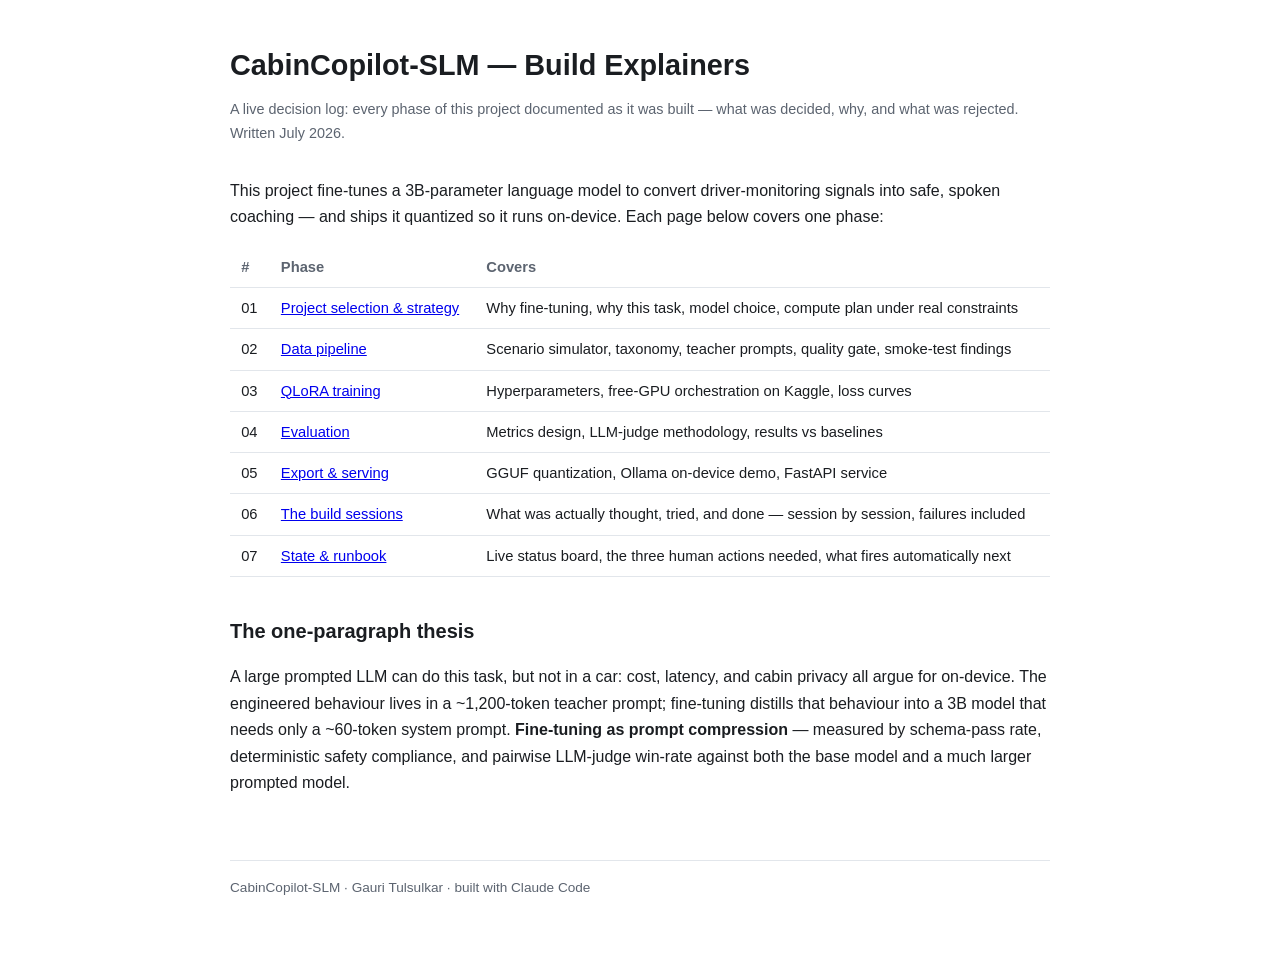
<file: docs/explainers/index.html>
<!doctype html>
<html lang="en">
<head>
<meta charset="utf-8">
<meta name="viewport" content="width=device-width, initial-scale=1">
<title>CabinCopilot-SLM — Build Explainers</title>
<link rel="stylesheet" href="style.css">
</head>
<body>
<main>
  <h1>CabinCopilot-SLM — Build Explainers</h1>
  <p class="meta">A live decision log: every phase of this project documented as it was
  built — what was decided, why, and what was rejected. Written July 2026.</p>

  <p>This project fine-tunes a 3B-parameter language model to convert driver-monitoring
  signals into safe, spoken coaching — and ships it quantized so it runs on-device.
  Each page below covers one phase:</p>

  <table>
    <tr><th>#</th><th>Phase</th><th>Covers</th></tr>
    <tr><td>01</td><td><a href="01-project-selection.html">Project selection &amp; strategy</a></td>
        <td>Why fine-tuning, why this task, model choice, compute plan under real constraints</td></tr>
    <tr><td>02</td><td><a href="02-data-pipeline.html">Data pipeline</a></td>
        <td>Scenario simulator, taxonomy, teacher prompts, quality gate, smoke-test findings</td></tr>
    <tr><td>03</td><td><a href="03-training.html">QLoRA training</a></td>
        <td>Hyperparameters, free-GPU orchestration on Kaggle, loss curves</td></tr>
    <tr><td>04</td><td><a href="04-evaluation.html">Evaluation</a></td>
        <td>Metrics design, LLM-judge methodology, results vs baselines</td></tr>
    <tr><td>05</td><td><a href="05-export-serving.html">Export &amp; serving</a></td>
        <td>GGUF quantization, Ollama on-device demo, FastAPI service</td></tr>
    <tr><td>06</td><td><a href="06-build-sessions.html">The build sessions</a></td>
        <td>What was actually thought, tried, and done — session by session, failures included</td></tr>
    <tr><td>07</td><td><a href="07-state-and-runbook.html">State &amp; runbook</a></td>
        <td>Live status board, the three human actions needed, what fires automatically next</td></tr>
  </table>

  <h2>The one-paragraph thesis</h2>
  <p>A large prompted LLM can do this task, but not in a car: cost, latency, and cabin
  privacy all argue for on-device. The engineered behaviour lives in a ~1,200-token
  teacher prompt; fine-tuning distills that behaviour into a 3B model that needs only a
  ~60-token system prompt. <strong>Fine-tuning as prompt compression</strong> — measured
  by schema-pass rate, deterministic safety compliance, and pairwise LLM-judge win-rate
  against both the base model and a much larger prompted model.</p>

  <footer>CabinCopilot-SLM · Gauri Tulsulkar · built with Claude Code</footer>
</main>
</body>
</html>
</file>
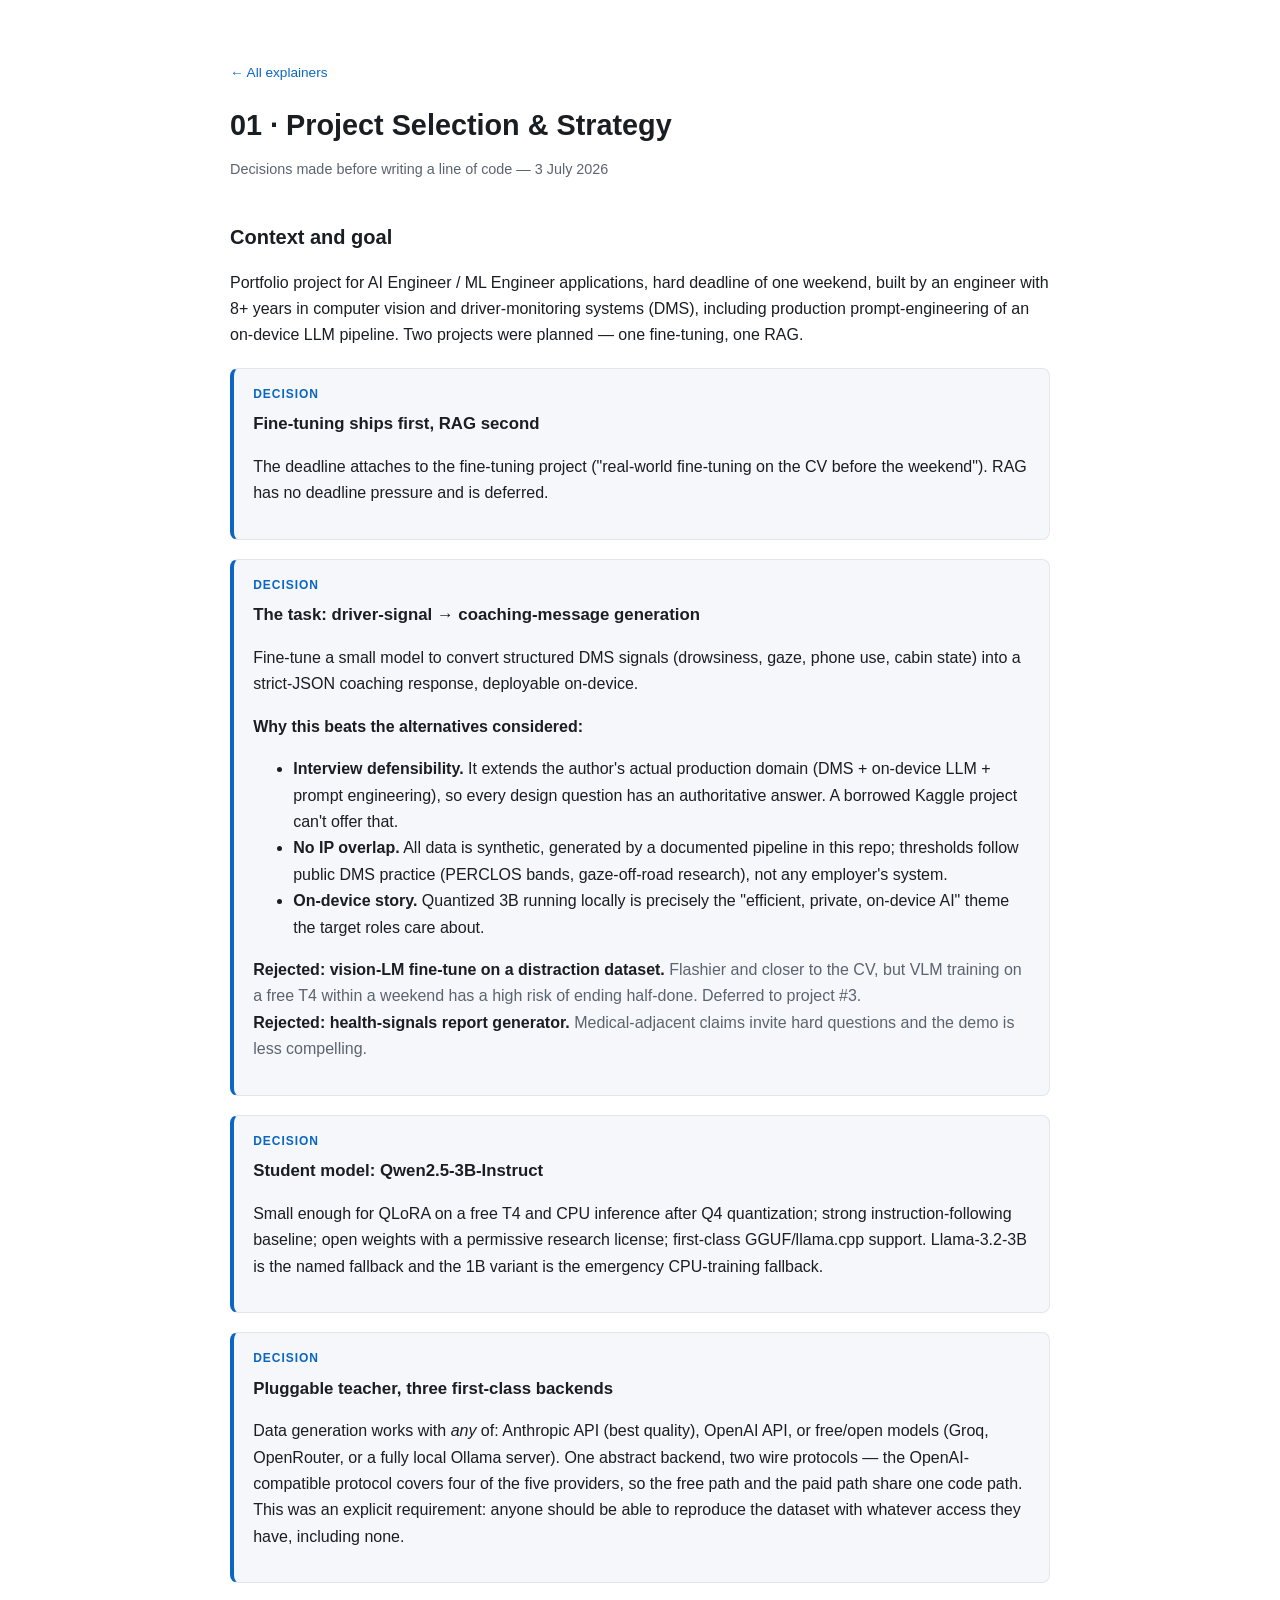
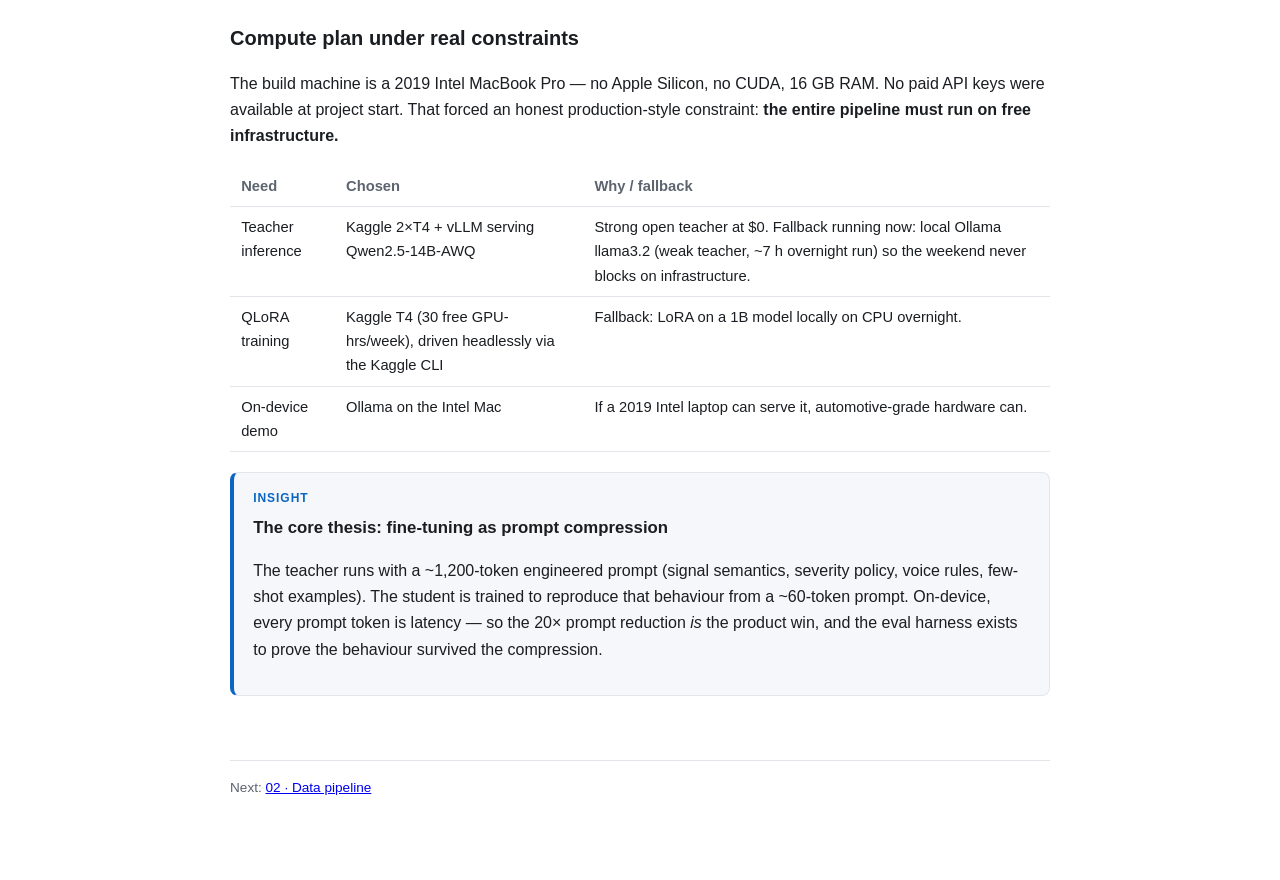
<file: docs/explainers/01-project-selection.html>
<!doctype html>
<html lang="en">
<head>
<meta charset="utf-8">
<meta name="viewport" content="width=device-width, initial-scale=1">
<title>01 · Project Selection &amp; Strategy — CabinCopilot-SLM</title>
<link rel="stylesheet" href="style.css">
</head>
<body>
<main>
  <p class="crumb"><a href="index.html">← All explainers</a></p>
  <h1>01 · Project Selection &amp; Strategy</h1>
  <p class="meta">Decisions made before writing a line of code — 3 July 2026</p>

  <h2>Context and goal</h2>
  <p>Portfolio project for AI Engineer / ML Engineer applications, hard deadline of one
  weekend, built by an engineer with 8+ years in computer vision and driver-monitoring
  systems (DMS), including production prompt-engineering of an on-device LLM pipeline.
  Two projects were planned — one fine-tuning, one RAG.</p>

  <div class="decision">
    <div class="label">Decision</div>
    <h3>Fine-tuning ships first, RAG second</h3>
    <p>The deadline attaches to the fine-tuning project ("real-world fine-tuning on the
    CV before the weekend"). RAG has no deadline pressure and is deferred.</p>
  </div>

  <div class="decision">
    <div class="label">Decision</div>
    <h3>The task: driver-signal → coaching-message generation</h3>
    <p>Fine-tune a small model to convert structured DMS signals (drowsiness, gaze,
    phone use, cabin state) into a strict-JSON coaching response, deployable on-device.</p>
    <p><strong>Why this beats the alternatives considered:</strong></p>
    <ul>
      <li><strong>Interview defensibility.</strong> It extends the author's actual
      production domain (DMS + on-device LLM + prompt engineering), so every design
      question has an authoritative answer. A borrowed Kaggle project can't offer that.</li>
      <li><strong>No IP overlap.</strong> All data is synthetic, generated by a documented
      pipeline in this repo; thresholds follow public DMS practice (PERCLOS bands,
      gaze-off-road research), not any employer's system.</li>
      <li><strong>On-device story.</strong> Quantized 3B running locally is precisely the
      "efficient, private, on-device AI" theme the target roles care about.</li>
    </ul>
    <p class="rejected"><strong>Rejected: vision-LM fine-tune on a distraction dataset.</strong>
    Flashier and closer to the CV, but VLM training on a free T4 within a weekend has a
    high risk of ending half-done. Deferred to project #3.<br>
    <strong>Rejected: health-signals report generator.</strong> Medical-adjacent claims
    invite hard questions and the demo is less compelling.</p>
  </div>

  <div class="decision">
    <div class="label">Decision</div>
    <h3>Student model: Qwen2.5-3B-Instruct</h3>
    <p>Small enough for QLoRA on a free T4 and CPU inference after Q4 quantization;
    strong instruction-following baseline; open weights with a permissive research
    license; first-class GGUF/llama.cpp support. Llama-3.2-3B is the named fallback and
    the 1B variant is the emergency CPU-training fallback.</p>
  </div>

  <div class="decision">
    <div class="label">Decision</div>
    <h3>Pluggable teacher, three first-class backends</h3>
    <p>Data generation works with <em>any</em> of: Anthropic API (best quality), OpenAI
    API, or free/open models (Groq, OpenRouter, or a fully local Ollama server). One
    abstract backend, two wire protocols — the OpenAI-compatible protocol covers four of
    the five providers, so the free path and the paid path share one code path. This was
    an explicit requirement: anyone should be able to reproduce the dataset with
    whatever access they have, including none.</p>
  </div>

  <h2>Compute plan under real constraints</h2>
  <p>The build machine is a 2019 Intel MacBook Pro — no Apple Silicon, no CUDA, 16 GB
  RAM. No paid API keys were available at project start. That forced an honest
  production-style constraint: <strong>the entire pipeline must run on free
  infrastructure.</strong></p>
  <table>
    <tr><th>Need</th><th>Chosen</th><th>Why / fallback</th></tr>
    <tr><td>Teacher inference</td><td>Kaggle 2×T4 + vLLM serving Qwen2.5-14B-AWQ</td>
        <td>Strong open teacher at $0. Fallback running now: local Ollama llama3.2 (weak
        teacher, ~7 h overnight run) so the weekend never blocks on infrastructure.</td></tr>
    <tr><td>QLoRA training</td><td>Kaggle T4 (30 free GPU-hrs/week), driven headlessly
        via the Kaggle CLI</td>
        <td>Fallback: LoRA on a 1B model locally on CPU overnight.</td></tr>
    <tr><td>On-device demo</td><td>Ollama on the Intel Mac</td>
        <td>If a 2019 Intel laptop can serve it, automotive-grade hardware can.</td></tr>
  </table>

  <div class="decision">
    <div class="label">Insight</div>
    <h3>The core thesis: fine-tuning as prompt compression</h3>
    <p>The teacher runs with a ~1,200-token engineered prompt (signal semantics, severity
    policy, voice rules, few-shot examples). The student is trained to reproduce that
    behaviour from a ~60-token prompt. On-device, every prompt token is latency — so the
    20× prompt reduction <em>is</em> the product win, and the eval harness exists to
    prove the behaviour survived the compression.</p>
  </div>

  <footer>Next: <a href="02-data-pipeline.html">02 · Data pipeline</a></footer>
</main>
</body>
</html>
</file>
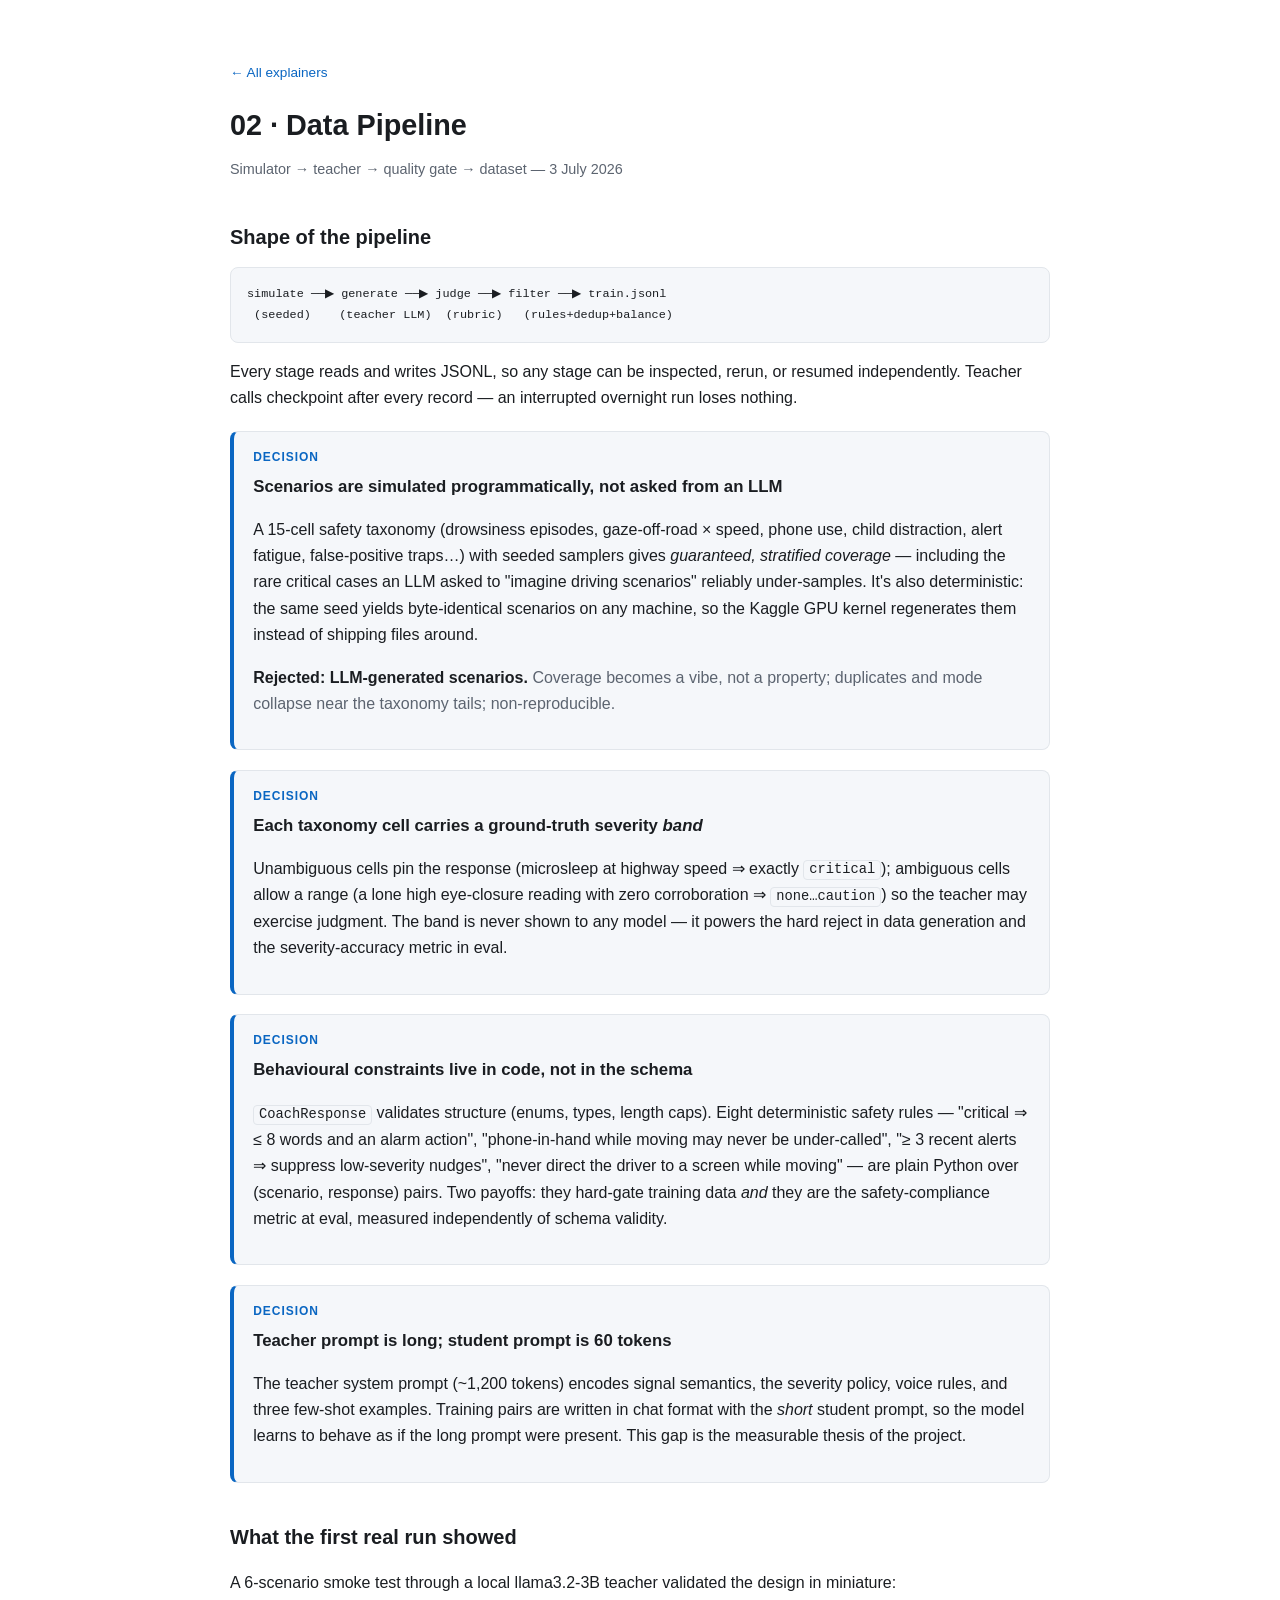
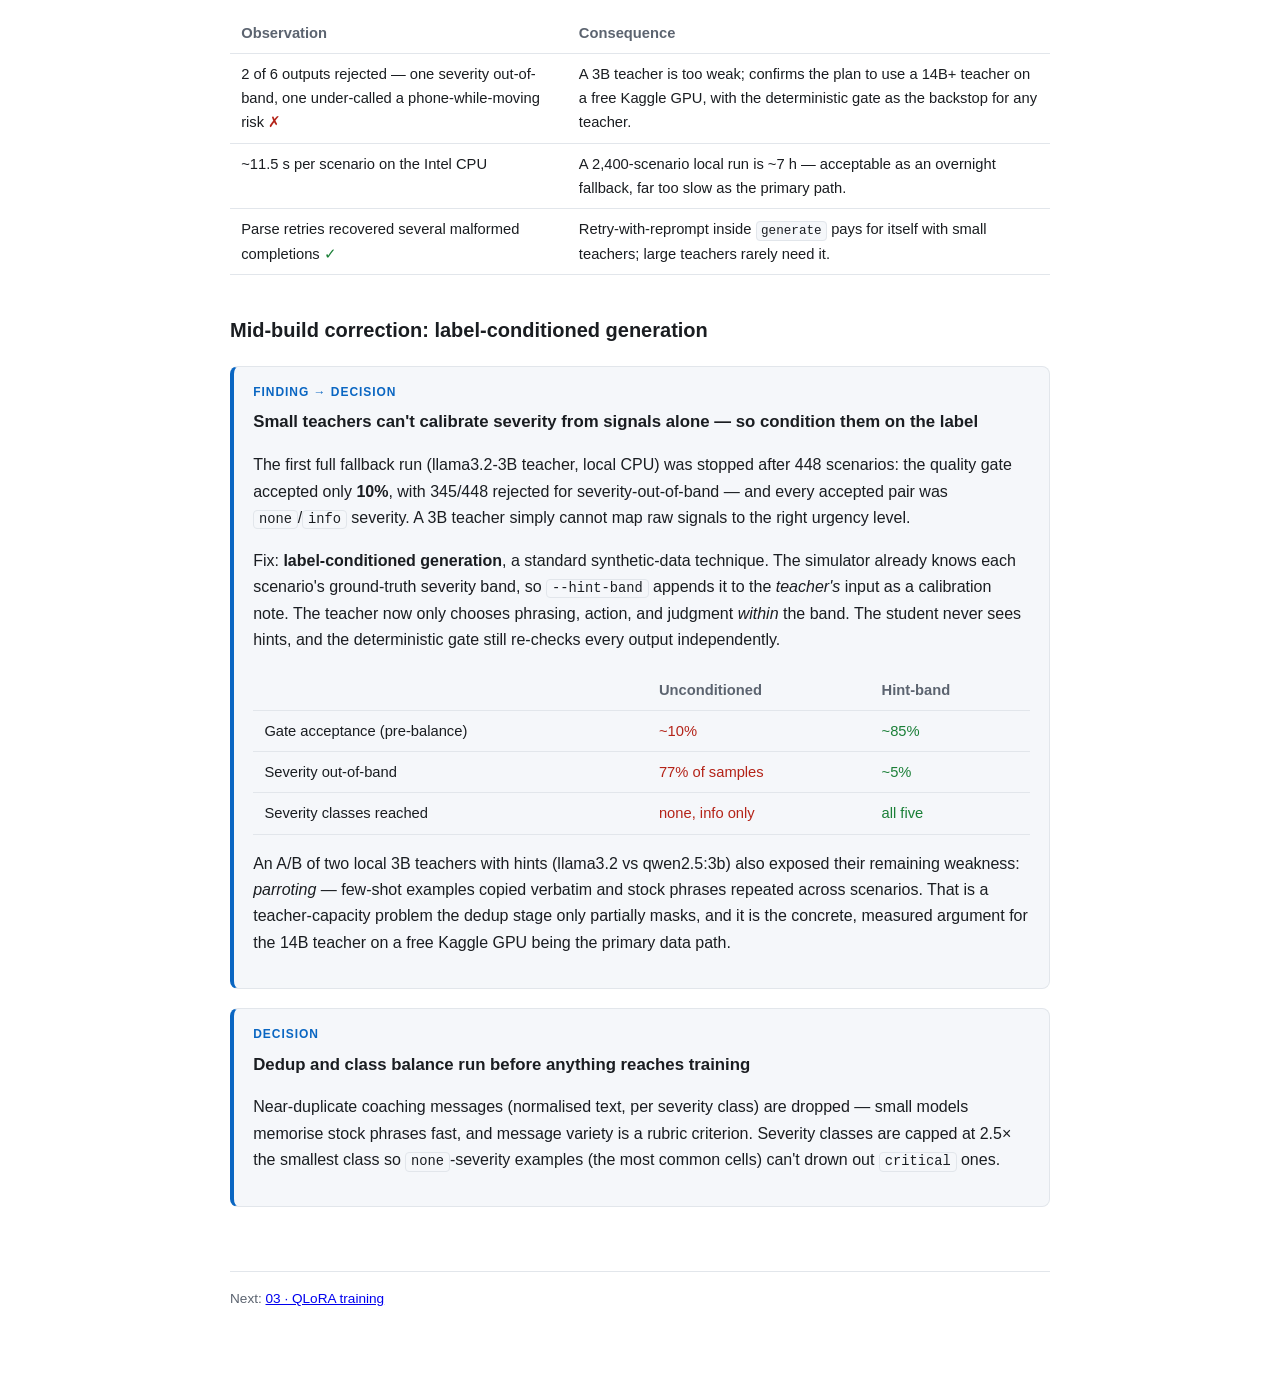
<file: docs/explainers/02-data-pipeline.html>
<!doctype html>
<html lang="en">
<head>
<meta charset="utf-8">
<meta name="viewport" content="width=device-width, initial-scale=1">
<title>02 · Data Pipeline — CabinCopilot-SLM</title>
<link rel="stylesheet" href="style.css">
</head>
<body>
<main>
  <p class="crumb"><a href="index.html">← All explainers</a></p>
  <h1>02 · Data Pipeline</h1>
  <p class="meta">Simulator → teacher → quality gate → dataset — 3 July 2026</p>

  <h2>Shape of the pipeline</h2>
  <pre><code>simulate ──▶ generate ──▶ judge ──▶ filter ──▶ train.jsonl
 (seeded)    (teacher LLM)  (rubric)   (rules+dedup+balance)</code></pre>
  <p>Every stage reads and writes JSONL, so any stage can be inspected, rerun, or
  resumed independently. Teacher calls checkpoint after every record — an interrupted
  overnight run loses nothing.</p>

  <div class="decision">
    <div class="label">Decision</div>
    <h3>Scenarios are simulated programmatically, not asked from an LLM</h3>
    <p>A 15-cell safety taxonomy (drowsiness episodes, gaze-off-road × speed, phone use,
    child distraction, alert fatigue, false-positive traps…) with seeded samplers gives
    <em>guaranteed, stratified coverage</em> — including the rare critical cases an LLM
    asked to "imagine driving scenarios" reliably under-samples. It's also deterministic:
    the same seed yields byte-identical scenarios on any machine, so the Kaggle GPU
    kernel regenerates them instead of shipping files around.</p>
    <p class="rejected"><strong>Rejected: LLM-generated scenarios.</strong> Coverage
    becomes a vibe, not a property; duplicates and mode collapse near the taxonomy tails;
    non-reproducible.</p>
  </div>

  <div class="decision">
    <div class="label">Decision</div>
    <h3>Each taxonomy cell carries a ground-truth severity <em>band</em></h3>
    <p>Unambiguous cells pin the response (microsleep at highway speed ⇒ exactly
    <code>critical</code>); ambiguous cells allow a range (a lone high eye-closure reading
    with zero corroboration ⇒ <code>none…caution</code>) so the teacher may exercise
    judgment. The band is never shown to any model — it powers the hard reject in data
    generation and the severity-accuracy metric in eval.</p>
  </div>

  <div class="decision">
    <div class="label">Decision</div>
    <h3>Behavioural constraints live in code, not in the schema</h3>
    <p><code>CoachResponse</code> validates structure (enums, types, length caps). Eight
    deterministic safety rules — "critical ⇒ ≤ 8 words and an alarm action",
    "phone-in-hand while moving may never be under-called", "≥ 3 recent alerts ⇒
    suppress low-severity nudges", "never direct the driver to a screen while moving" —
    are plain Python over (scenario, response) pairs. Two payoffs: they hard-gate
    training data <em>and</em> they are the safety-compliance metric at eval, measured
    independently of schema validity.</p>
  </div>

  <div class="decision">
    <div class="label">Decision</div>
    <h3>Teacher prompt is long; student prompt is 60 tokens</h3>
    <p>The teacher system prompt (~1,200 tokens) encodes signal semantics, the severity
    policy, voice rules, and three few-shot examples. Training pairs are written in chat
    format with the <em>short</em> student prompt, so the model learns to behave as if
    the long prompt were present. This gap is the measurable thesis of the project.</p>
  </div>

  <h2>What the first real run showed</h2>
  <p>A 6-scenario smoke test through a local llama3.2-3B teacher validated the design
  in miniature:</p>
  <table>
    <tr><th>Observation</th><th>Consequence</th></tr>
    <tr><td>2 of 6 outputs rejected — one severity out-of-band, one under-called a
        phone-while-moving risk <span class="bad">✗</span></td>
        <td>A 3B teacher is too weak; confirms the plan to use a 14B+ teacher on a free
        Kaggle GPU, with the deterministic gate as the backstop for any teacher.</td></tr>
    <tr><td>~11.5 s per scenario on the Intel CPU</td>
        <td>A 2,400-scenario local run is ~7 h — acceptable as an overnight fallback,
        far too slow as the primary path.</td></tr>
    <tr><td>Parse retries recovered several malformed completions <span class="good">✓</span></td>
        <td>Retry-with-reprompt inside <code>generate</code> pays for itself with small
        teachers; large teachers rarely need it.</td></tr>
  </table>

  <h2>Mid-build correction: label-conditioned generation</h2>
  <div class="decision">
    <div class="label">Finding → Decision</div>
    <h3>Small teachers can't calibrate severity from signals alone — so condition them on the label</h3>
    <p>The first full fallback run (llama3.2-3B teacher, local CPU) was stopped after 448
    scenarios: the quality gate accepted only <strong>10%</strong>, with 345/448 rejected
    for severity-out-of-band — and every accepted pair was <code>none</code>/<code>info</code>
    severity. A 3B teacher simply cannot map raw signals to the right urgency level.</p>
    <p>Fix: <strong>label-conditioned generation</strong>, a standard synthetic-data
    technique. The simulator already knows each scenario's ground-truth severity band, so
    <code>--hint-band</code> appends it to the <em>teacher's</em> input as a calibration
    note. The teacher now only chooses phrasing, action, and judgment <em>within</em> the
    band. The student never sees hints, and the deterministic gate still re-checks every
    output independently.</p>
    <table>
      <tr><th></th><th>Unconditioned</th><th>Hint-band</th></tr>
      <tr><td>Gate acceptance (pre-balance)</td><td class="bad">~10%</td><td class="good">~85%</td></tr>
      <tr><td>Severity out-of-band</td><td class="bad">77% of samples</td><td class="good">~5%</td></tr>
      <tr><td>Severity classes reached</td><td class="bad">none, info only</td><td class="good">all five</td></tr>
    </table>
    <p>An A/B of two local 3B teachers with hints (llama3.2 vs qwen2.5:3b) also exposed
    their remaining weakness: <em>parroting</em> — few-shot examples copied verbatim and
    stock phrases repeated across scenarios. That is a teacher-capacity problem the
    dedup stage only partially masks, and it is the concrete, measured argument for the
    14B teacher on a free Kaggle GPU being the primary data path.</p>
  </div>

  <div class="decision">
    <div class="label">Decision</div>
    <h3>Dedup and class balance run before anything reaches training</h3>
    <p>Near-duplicate coaching messages (normalised text, per severity class) are
    dropped — small models memorise stock phrases fast, and message variety is a rubric
    criterion. Severity classes are capped at 2.5× the smallest class so
    <code>none</code>-severity examples (the most common cells) can't drown out
    <code>critical</code> ones.</p>
  </div>

  <footer>Next: <a href="03-training.html">03 · QLoRA training</a></footer>
</main>
</body>
</html>
</file>
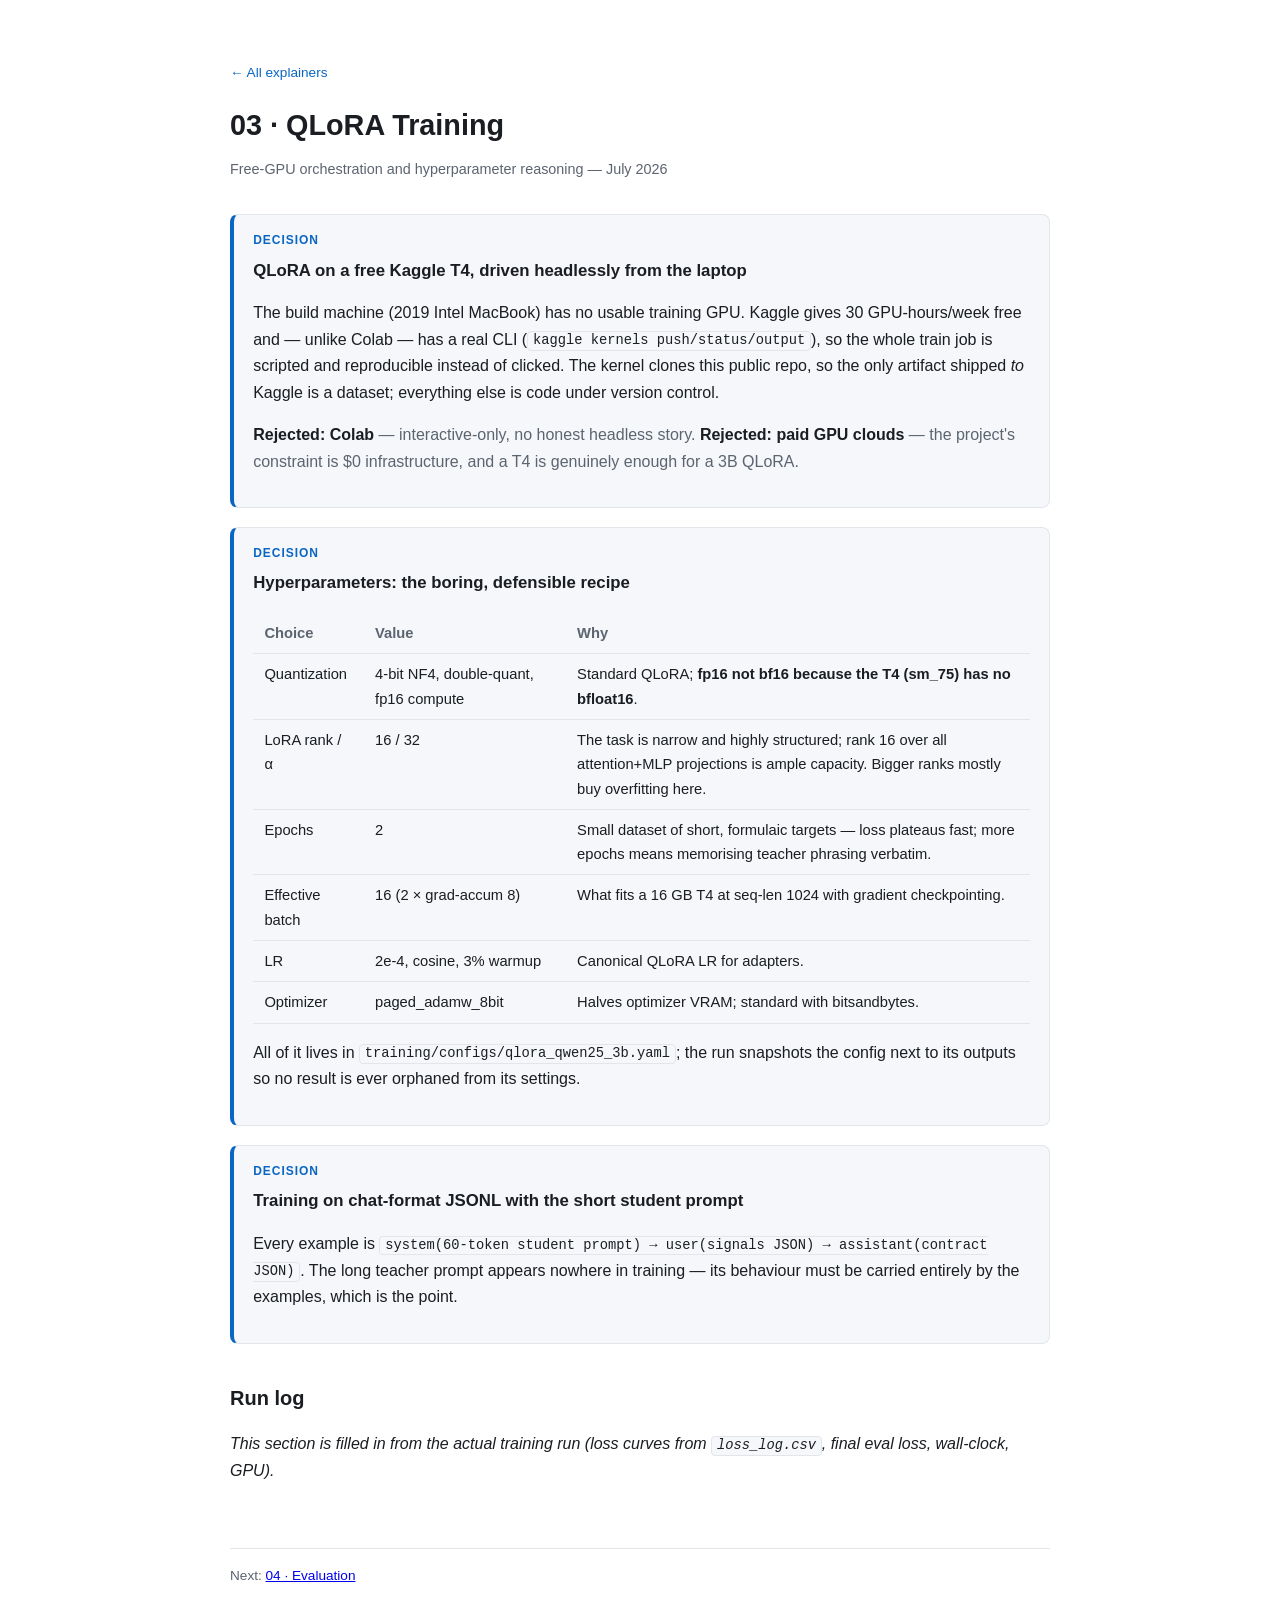
<file: docs/explainers/03-training.html>
<!doctype html>
<html lang="en">
<head>
<meta charset="utf-8">
<meta name="viewport" content="width=device-width, initial-scale=1">
<title>03 · QLoRA Training — CabinCopilot-SLM</title>
<link rel="stylesheet" href="style.css">
</head>
<body>
<main>
  <p class="crumb"><a href="index.html">← All explainers</a></p>
  <h1>03 · QLoRA Training</h1>
  <p class="meta">Free-GPU orchestration and hyperparameter reasoning — July 2026</p>

  <div class="decision">
    <div class="label">Decision</div>
    <h3>QLoRA on a free Kaggle T4, driven headlessly from the laptop</h3>
    <p>The build machine (2019 Intel MacBook) has no usable training GPU. Kaggle gives
    30 GPU-hours/week free and — unlike Colab — has a real CLI (<code>kaggle kernels
    push/status/output</code>), so the whole train job is scripted and reproducible
    instead of clicked. The kernel clones this public repo, so the only artifact shipped
    <em>to</em> Kaggle is a dataset; everything else is code under version control.</p>
    <p class="rejected"><strong>Rejected: Colab</strong> — interactive-only, no honest
    headless story. <strong>Rejected: paid GPU clouds</strong> — the project's constraint
    is $0 infrastructure, and a T4 is genuinely enough for a 3B QLoRA.</p>
  </div>

  <div class="decision">
    <div class="label">Decision</div>
    <h3>Hyperparameters: the boring, defensible recipe</h3>
    <table>
      <tr><th>Choice</th><th>Value</th><th>Why</th></tr>
      <tr><td>Quantization</td><td>4-bit NF4, double-quant, fp16 compute</td>
          <td>Standard QLoRA; <strong>fp16 not bf16 because the T4 (sm_75) has no bfloat16</strong>.</td></tr>
      <tr><td>LoRA rank / α</td><td>16 / 32</td>
          <td>The task is narrow and highly structured; rank 16 over all attention+MLP
          projections is ample capacity. Bigger ranks mostly buy overfitting here.</td></tr>
      <tr><td>Epochs</td><td>2</td>
          <td>Small dataset of short, formulaic targets — loss plateaus fast; more epochs
          means memorising teacher phrasing verbatim.</td></tr>
      <tr><td>Effective batch</td><td>16 (2 × grad-accum 8)</td>
          <td>What fits a 16 GB T4 at seq-len 1024 with gradient checkpointing.</td></tr>
      <tr><td>LR</td><td>2e-4, cosine, 3% warmup</td><td>Canonical QLoRA LR for adapters.</td></tr>
      <tr><td>Optimizer</td><td>paged_adamw_8bit</td><td>Halves optimizer VRAM; standard with bitsandbytes.</td></tr>
    </table>
    <p>All of it lives in <code>training/configs/qlora_qwen25_3b.yaml</code>; the run
    snapshots the config next to its outputs so no result is ever orphaned from its
    settings.</p>
  </div>

  <div class="decision">
    <div class="label">Decision</div>
    <h3>Training on chat-format JSONL with the short student prompt</h3>
    <p>Every example is <code>system(60-token student prompt) → user(signals JSON) →
    assistant(contract JSON)</code>. The long teacher prompt appears nowhere in training
    — its behaviour must be carried entirely by the examples, which is the point.</p>
  </div>

  <h2>Run log</h2>
  <p><em>This section is filled in from the actual training run (loss curves from
  <code>loss_log.csv</code>, final eval loss, wall-clock, GPU).</em></p>
  <!-- RUN_LOG -->

  <footer>Next: <a href="04-evaluation.html">04 · Evaluation</a></footer>
</main>
</body>
</html>
</file>
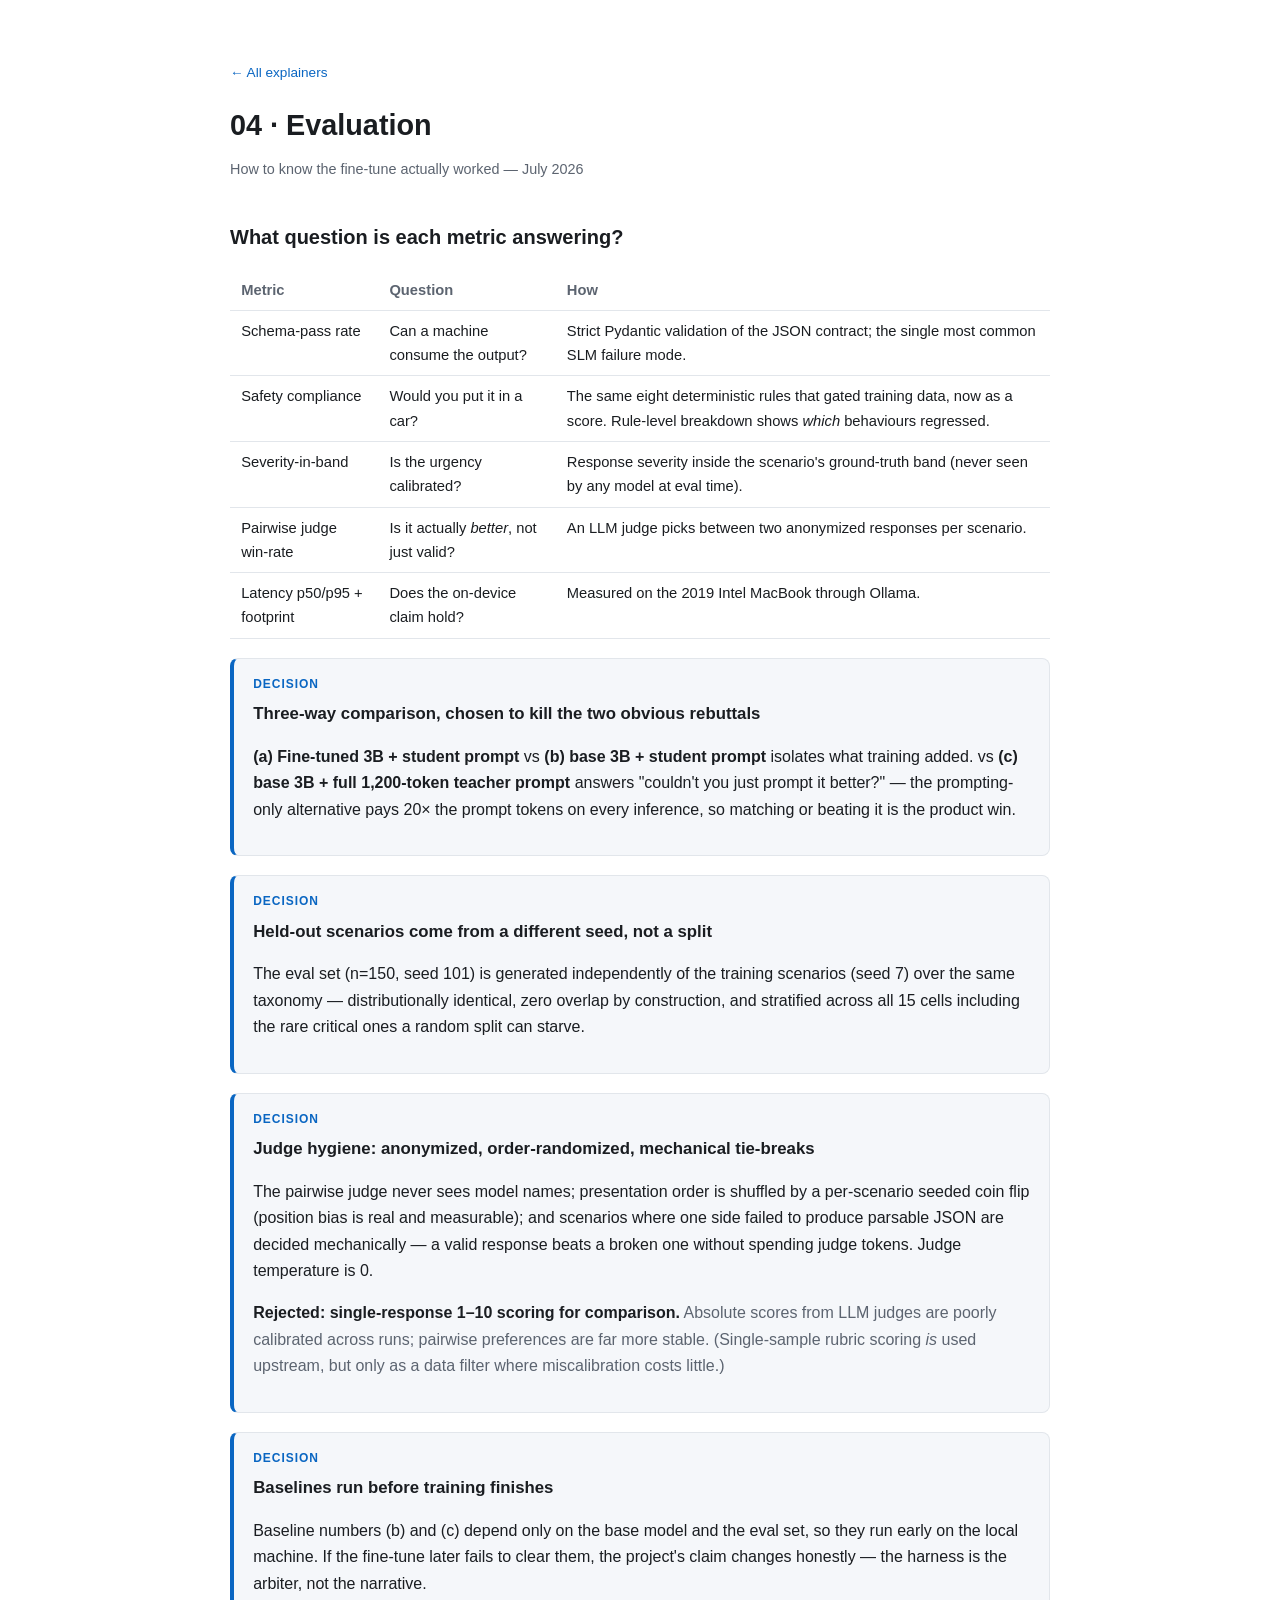
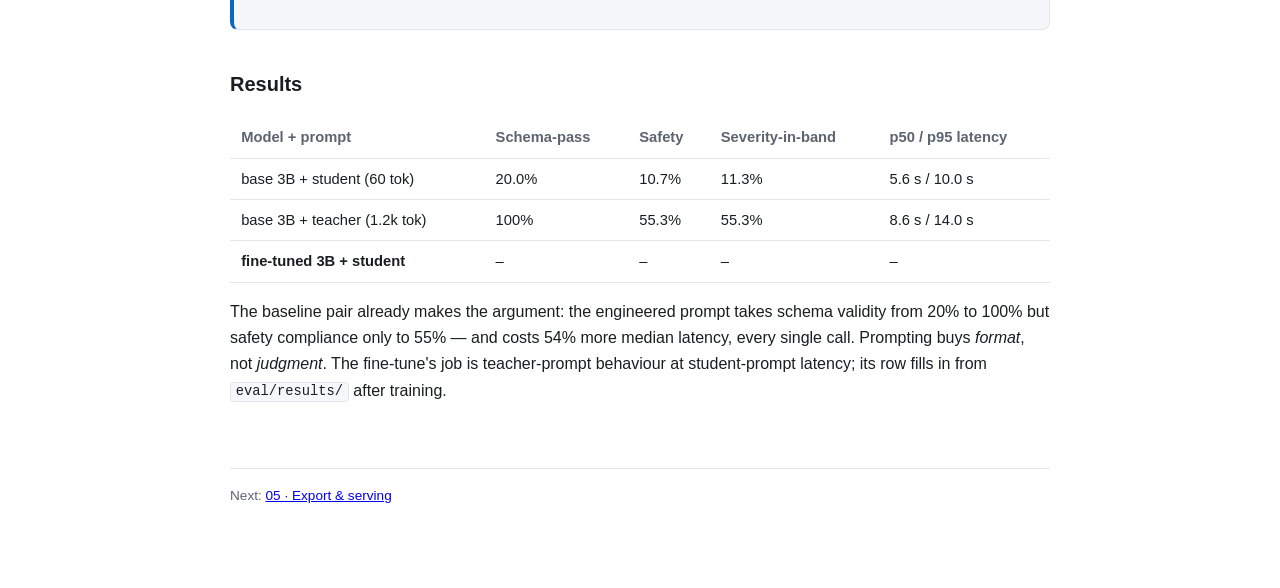
<file: docs/explainers/04-evaluation.html>
<!doctype html>
<html lang="en">
<head>
<meta charset="utf-8">
<meta name="viewport" content="width=device-width, initial-scale=1">
<title>04 · Evaluation — CabinCopilot-SLM</title>
<link rel="stylesheet" href="style.css">
</head>
<body>
<main>
  <p class="crumb"><a href="index.html">← All explainers</a></p>
  <h1>04 · Evaluation</h1>
  <p class="meta">How to know the fine-tune actually worked — July 2026</p>

  <h2>What question is each metric answering?</h2>
  <table>
    <tr><th>Metric</th><th>Question</th><th>How</th></tr>
    <tr><td>Schema-pass rate</td><td>Can a machine consume the output?</td>
        <td>Strict Pydantic validation of the JSON contract; the single most common SLM
        failure mode.</td></tr>
    <tr><td>Safety compliance</td><td>Would you put it in a car?</td>
        <td>The same eight deterministic rules that gated training data, now as a score.
        Rule-level breakdown shows <em>which</em> behaviours regressed.</td></tr>
    <tr><td>Severity-in-band</td><td>Is the urgency calibrated?</td>
        <td>Response severity inside the scenario's ground-truth band (never seen by any
        model at eval time).</td></tr>
    <tr><td>Pairwise judge win-rate</td><td>Is it actually <em>better</em>, not just valid?</td>
        <td>An LLM judge picks between two anonymized responses per scenario.</td></tr>
    <tr><td>Latency p50/p95 + footprint</td><td>Does the on-device claim hold?</td>
        <td>Measured on the 2019 Intel MacBook through Ollama.</td></tr>
  </table>

  <div class="decision">
    <div class="label">Decision</div>
    <h3>Three-way comparison, chosen to kill the two obvious rebuttals</h3>
    <p><strong>(a) Fine-tuned 3B + student prompt</strong> vs
    <strong>(b) base 3B + student prompt</strong> isolates what training added.
    vs <strong>(c) base 3B + full 1,200-token teacher prompt</strong> answers
    "couldn't you just prompt it better?" — the prompting-only alternative pays 20× the
    prompt tokens on every inference, so matching or beating it is the product win.</p>
  </div>

  <div class="decision">
    <div class="label">Decision</div>
    <h3>Held-out scenarios come from a different seed, not a split</h3>
    <p>The eval set (n=150, seed 101) is generated independently of the training
    scenarios (seed 7) over the same taxonomy — distributionally identical, zero overlap
    by construction, and stratified across all 15 cells including the rare critical
    ones a random split can starve.</p>
  </div>

  <div class="decision">
    <div class="label">Decision</div>
    <h3>Judge hygiene: anonymized, order-randomized, mechanical tie-breaks</h3>
    <p>The pairwise judge never sees model names; presentation order is shuffled by a
    per-scenario seeded coin flip (position bias is real and measurable); and scenarios
    where one side failed to produce parsable JSON are decided mechanically — a valid
    response beats a broken one without spending judge tokens. Judge temperature is 0.</p>
    <p class="rejected"><strong>Rejected: single-response 1–10 scoring for comparison.</strong>
    Absolute scores from LLM judges are poorly calibrated across runs; pairwise
    preferences are far more stable. (Single-sample rubric scoring <em>is</em> used
    upstream, but only as a data filter where miscalibration costs little.)</p>
  </div>

  <div class="decision">
    <div class="label">Decision</div>
    <h3>Baselines run before training finishes</h3>
    <p>Baseline numbers (b) and (c) depend only on the base model and the eval set, so
    they run early on the local machine. If the fine-tune later fails to clear them, the
    project's claim changes honestly — the harness is the arbiter, not the narrative.</p>
  </div>

  <h2>Results</h2>
  <table>
    <tr><th>Model + prompt</th><th>Schema-pass</th><th>Safety</th><th>Severity-in-band</th><th>p50 / p95 latency</th></tr>
    <tr><td>base 3B + student (60 tok)</td><td>20.0%</td><td>10.7%</td><td>11.3%</td><td>5.6 s / 10.0 s</td></tr>
    <tr><td>base 3B + teacher (1.2k tok)</td><td>100%</td><td>55.3%</td><td>55.3%</td><td>8.6 s / 14.0 s</td></tr>
    <tr><td><strong>fine-tuned 3B + student</strong></td><td>–</td><td>–</td><td>–</td><td>–</td></tr>
  </table>
  <p>The baseline pair already makes the argument: the engineered prompt takes
  schema validity from 20% to 100% but safety compliance only to 55% — and costs
  54% more median latency, every single call. Prompting buys <em>format</em>, not
  <em>judgment</em>. The fine-tune's job is teacher-prompt behaviour at
  student-prompt latency; its row fills in from <code>eval/results/</code> after
  training.</p>
  <!-- RESULTS -->

  <footer>Next: <a href="05-export-serving.html">05 · Export &amp; serving</a></footer>
</main>
</body>
</html>
</file>
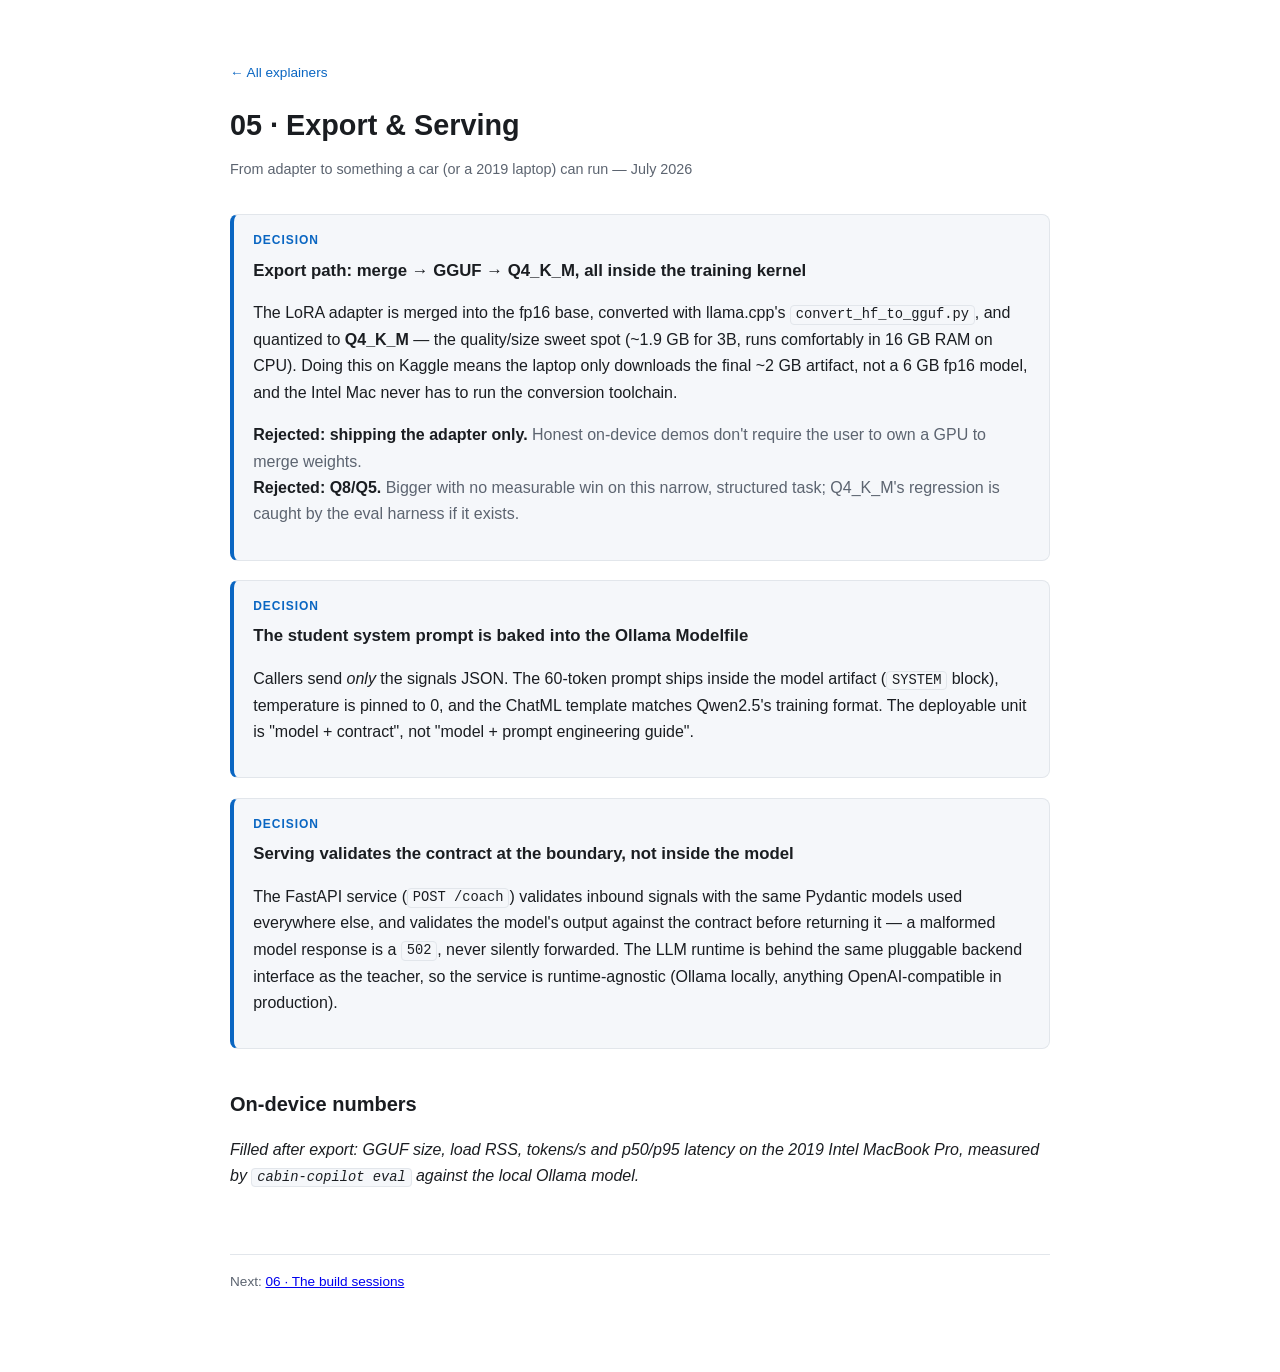
<file: docs/explainers/05-export-serving.html>
<!doctype html>
<html lang="en">
<head>
<meta charset="utf-8">
<meta name="viewport" content="width=device-width, initial-scale=1">
<title>05 · Export &amp; Serving — CabinCopilot-SLM</title>
<link rel="stylesheet" href="style.css">
</head>
<body>
<main>
  <p class="crumb"><a href="index.html">← All explainers</a></p>
  <h1>05 · Export &amp; Serving</h1>
  <p class="meta">From adapter to something a car (or a 2019 laptop) can run — July 2026</p>

  <div class="decision">
    <div class="label">Decision</div>
    <h3>Export path: merge → GGUF → Q4_K_M, all inside the training kernel</h3>
    <p>The LoRA adapter is merged into the fp16 base, converted with llama.cpp's
    <code>convert_hf_to_gguf.py</code>, and quantized to <strong>Q4_K_M</strong> — the
    quality/size sweet spot (~1.9 GB for 3B, runs comfortably in 16 GB RAM on CPU).
    Doing this on Kaggle means the laptop only downloads the final ~2 GB artifact, not
    a 6 GB fp16 model, and the Intel Mac never has to run the conversion toolchain.</p>
    <p class="rejected"><strong>Rejected: shipping the adapter only.</strong> Honest
    on-device demos don't require the user to own a GPU to merge weights.<br>
    <strong>Rejected: Q8/Q5.</strong> Bigger with no measurable win on this narrow,
    structured task; Q4_K_M's regression is caught by the eval harness if it exists.</p>
  </div>

  <div class="decision">
    <div class="label">Decision</div>
    <h3>The student system prompt is baked into the Ollama Modelfile</h3>
    <p>Callers send <em>only</em> the signals JSON. The 60-token prompt ships inside the
    model artifact (<code>SYSTEM</code> block), temperature is pinned to 0, and the ChatML
    template matches Qwen2.5's training format. The deployable unit is
    "model + contract", not "model + prompt engineering guide".</p>
  </div>

  <div class="decision">
    <div class="label">Decision</div>
    <h3>Serving validates the contract at the boundary, not inside the model</h3>
    <p>The FastAPI service (<code>POST /coach</code>) validates inbound signals with the
    same Pydantic models used everywhere else, and validates the model's output against
    the contract before returning it — a malformed model response is a <code>502</code>,
    never silently forwarded. The LLM runtime is behind the same pluggable backend
    interface as the teacher, so the service is runtime-agnostic (Ollama locally,
    anything OpenAI-compatible in production).</p>
  </div>

  <h2>On-device numbers</h2>
  <p><em>Filled after export: GGUF size, load RSS, tokens/s and p50/p95 latency on the
  2019 Intel MacBook Pro, measured by <code>cabin-copilot eval</code> against the local
  Ollama model.</em></p>
  <!-- ONDEVICE_NUMBERS -->

  <footer>Next: <a href="06-build-sessions.html">06 · The build sessions</a></footer>
</main>
</body>
</html>
</file>
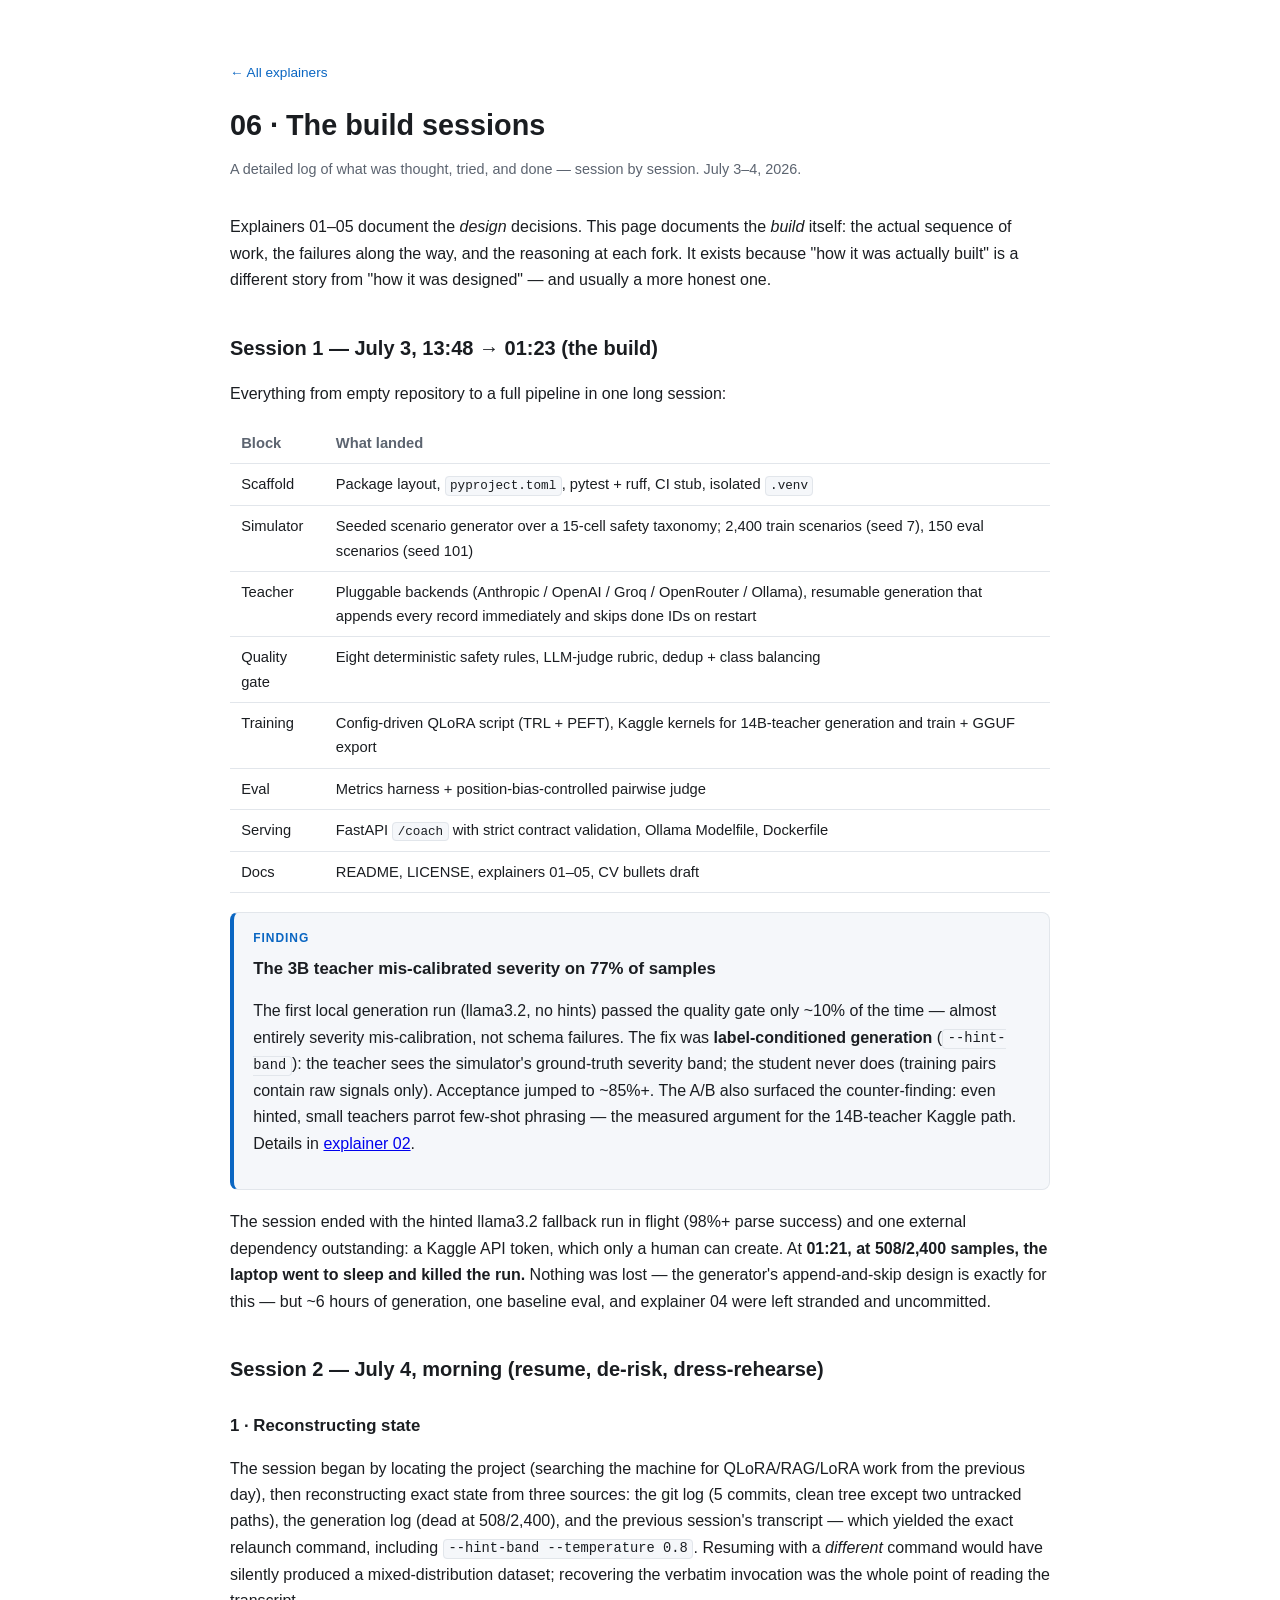
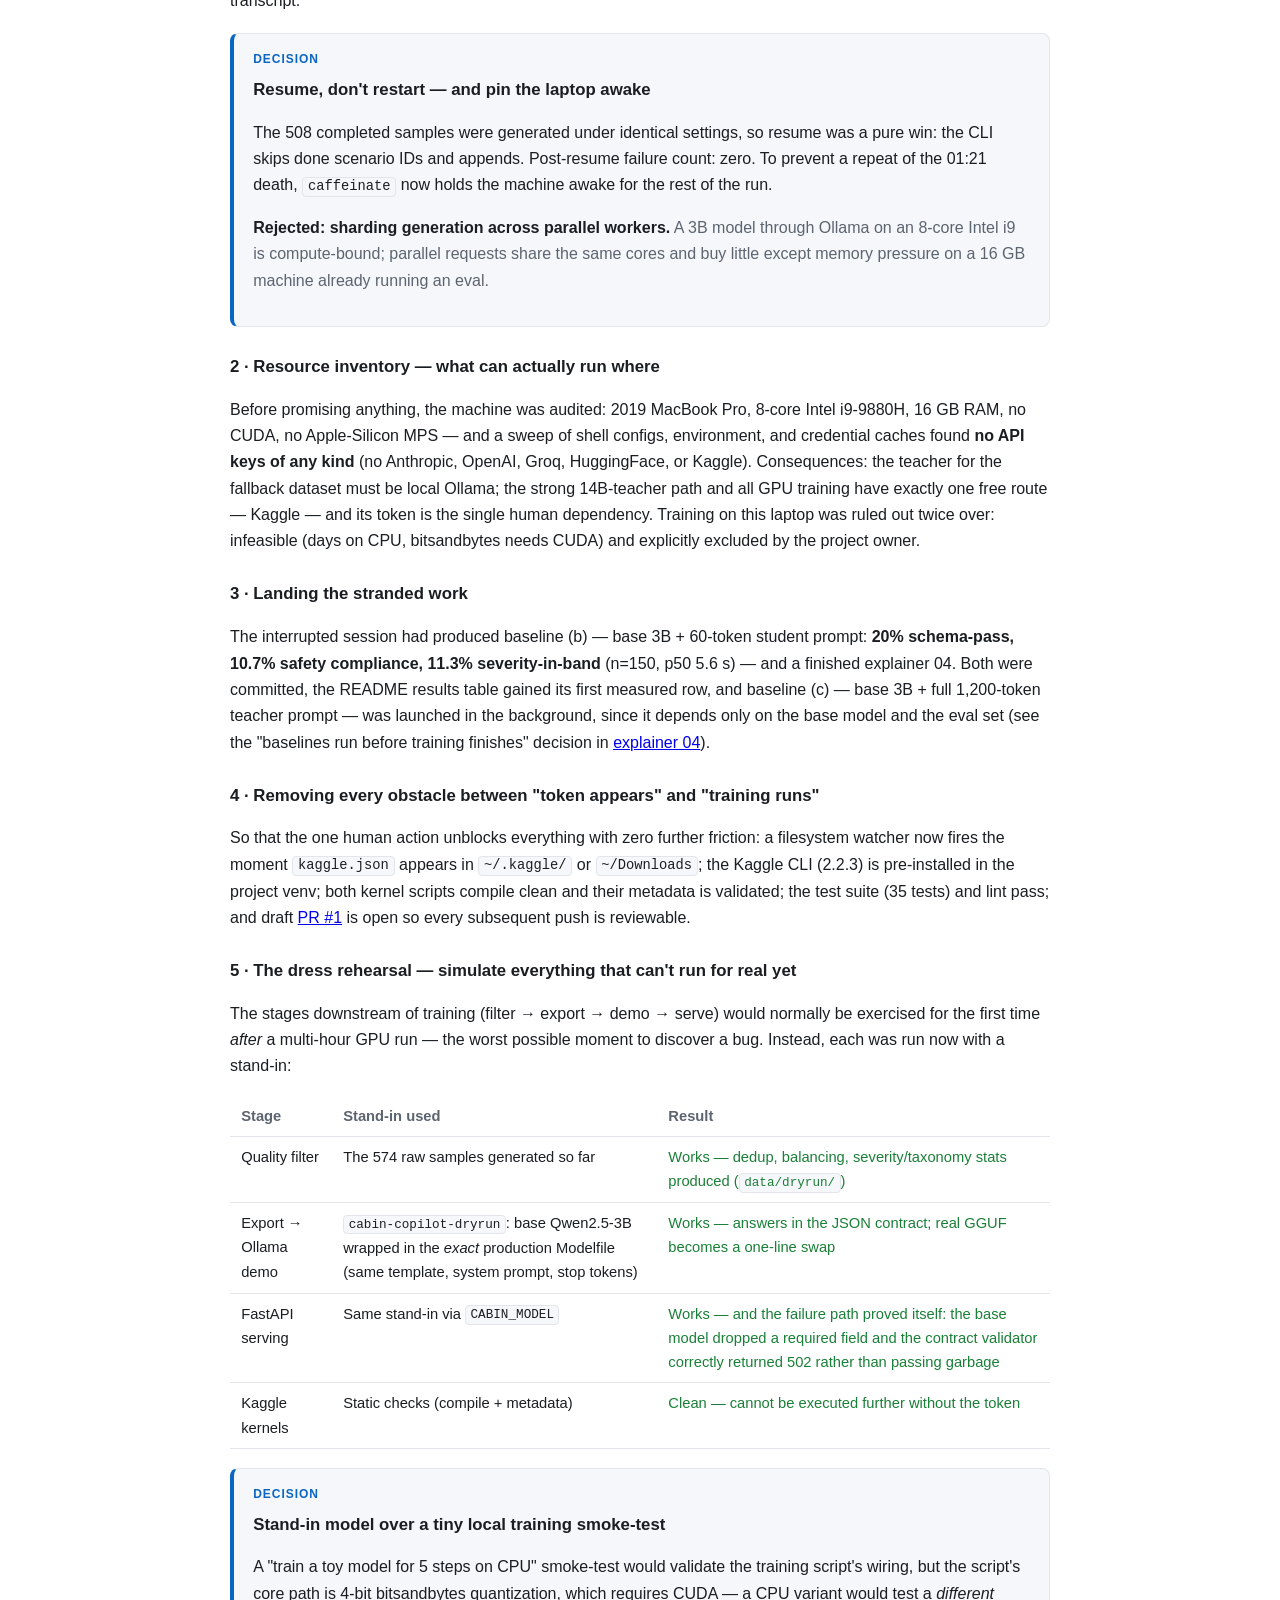
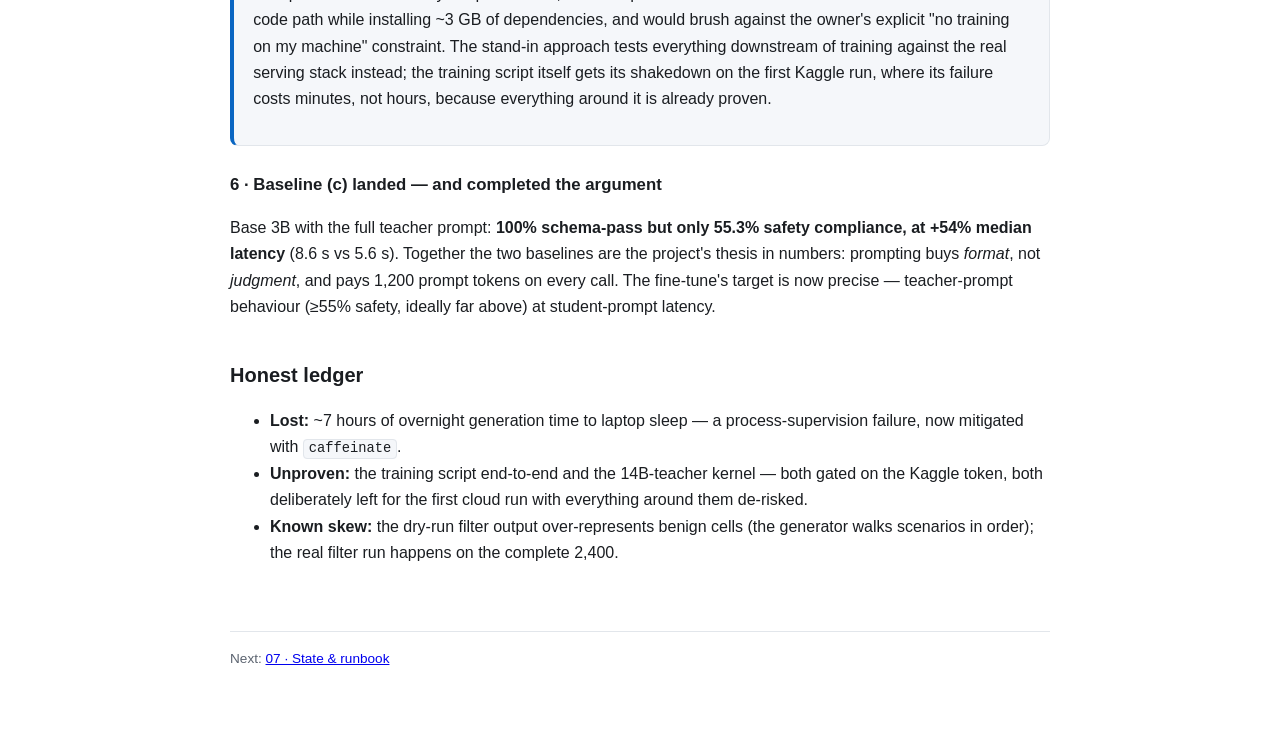
<file: docs/explainers/06-build-sessions.html>
<!doctype html>
<html lang="en">
<head>
<meta charset="utf-8">
<meta name="viewport" content="width=device-width, initial-scale=1">
<title>06 · Build sessions — CabinCopilot-SLM</title>
<link rel="stylesheet" href="style.css">
</head>
<body>
<main>
  <p class="crumb"><a href="index.html">← All explainers</a></p>
  <h1>06 · The build sessions</h1>
  <p class="meta">A detailed log of what was thought, tried, and done — session by
  session. July 3–4, 2026.</p>

  <p>Explainers 01–05 document the <em>design</em> decisions. This page documents the
  <em>build</em> itself: the actual sequence of work, the failures along the way, and the
  reasoning at each fork. It exists because "how it was actually built" is a different
  story from "how it was designed" — and usually a more honest one.</p>

  <h2>Session 1 — July 3, 13:48 → 01:23 (the build)</h2>

  <p>Everything from empty repository to a full pipeline in one long session:</p>

  <table>
    <tr><th>Block</th><th>What landed</th></tr>
    <tr><td>Scaffold</td><td>Package layout, <code>pyproject.toml</code>, pytest + ruff, CI stub, isolated <code>.venv</code></td></tr>
    <tr><td>Simulator</td><td>Seeded scenario generator over a 15-cell safety taxonomy; 2,400 train scenarios (seed 7), 150 eval scenarios (seed 101)</td></tr>
    <tr><td>Teacher</td><td>Pluggable backends (Anthropic / OpenAI / Groq / OpenRouter / Ollama), resumable generation that appends every record immediately and skips done IDs on restart</td></tr>
    <tr><td>Quality gate</td><td>Eight deterministic safety rules, LLM-judge rubric, dedup + class balancing</td></tr>
    <tr><td>Training</td><td>Config-driven QLoRA script (TRL + PEFT), Kaggle kernels for 14B-teacher generation and train + GGUF export</td></tr>
    <tr><td>Eval</td><td>Metrics harness + position-bias-controlled pairwise judge</td></tr>
    <tr><td>Serving</td><td>FastAPI <code>/coach</code> with strict contract validation, Ollama Modelfile, Dockerfile</td></tr>
    <tr><td>Docs</td><td>README, LICENSE, explainers 01–05, CV bullets draft</td></tr>
  </table>

  <div class="decision">
    <div class="label">Finding</div>
    <h3>The 3B teacher mis-calibrated severity on 77% of samples</h3>
    <p>The first local generation run (llama3.2, no hints) passed the quality gate only
    ~10% of the time — almost entirely severity mis-calibration, not schema failures.
    The fix was <strong>label-conditioned generation</strong> (<code>--hint-band</code>):
    the teacher sees the simulator's ground-truth severity band; the student never does
    (training pairs contain raw signals only). Acceptance jumped to ~85%+. The A/B also
    surfaced the counter-finding: even hinted, small teachers parrot few-shot phrasing —
    the measured argument for the 14B-teacher Kaggle path. Details in
    <a href="02-data-pipeline.html">explainer 02</a>.</p>
  </div>

  <p>The session ended with the hinted llama3.2 fallback run in flight (98%+ parse
  success) and one external dependency outstanding: a Kaggle API token, which only a
  human can create. At <strong>01:21, at 508/2,400 samples, the laptop went to sleep and
  killed the run.</strong> Nothing was lost — the generator's append-and-skip design is
  exactly for this — but ~6 hours of generation, one baseline eval, and explainer 04 were
  left stranded and uncommitted.</p>

  <h2>Session 2 — July 4, morning (resume, de-risk, dress-rehearse)</h2>

  <h3>1 · Reconstructing state</h3>
  <p>The session began by locating the project (searching the machine for QLoRA/RAG/LoRA
  work from the previous day), then reconstructing exact state from three sources: the
  git log (5 commits, clean tree except two untracked paths), the generation log
  (dead at 508/2,400), and the previous session's transcript — which yielded the exact
  relaunch command, including <code>--hint-band --temperature 0.8</code>. Resuming with
  a <em>different</em> command would have silently produced a mixed-distribution dataset;
  recovering the verbatim invocation was the whole point of reading the transcript.</p>

  <div class="decision">
    <div class="label">Decision</div>
    <h3>Resume, don't restart — and pin the laptop awake</h3>
    <p>The 508 completed samples were generated under identical settings, so resume was
    a pure win: the CLI skips done scenario IDs and appends. Post-resume failure count:
    zero. To prevent a repeat of the 01:21 death, <code>caffeinate</code> now holds the
    machine awake for the rest of the run.</p>
    <p class="rejected"><strong>Rejected: sharding generation across parallel workers.</strong>
    A 3B model through Ollama on an 8-core Intel i9 is compute-bound; parallel requests
    share the same cores and buy little except memory pressure on a 16 GB machine
    already running an eval.</p>
  </div>

  <h3>2 · Resource inventory — what can actually run where</h3>
  <p>Before promising anything, the machine was audited: 2019 MacBook Pro, 8-core Intel
  i9-9880H, 16 GB RAM, no CUDA, no Apple-Silicon MPS — and a sweep of shell configs,
  environment, and credential caches found <strong>no API keys of any kind</strong>
  (no Anthropic, OpenAI, Groq, HuggingFace, or Kaggle). Consequences: the teacher for
  the fallback dataset must be local Ollama; the strong 14B-teacher path and all GPU
  training have exactly one free route — Kaggle — and its token is the single human
  dependency. Training on this laptop was ruled out twice over: infeasible (days on CPU,
  bitsandbytes needs CUDA) and explicitly excluded by the project owner.</p>

  <h3>3 · Landing the stranded work</h3>
  <p>The interrupted session had produced baseline (b) — base 3B + 60-token student
  prompt: <strong>20% schema-pass, 10.7% safety compliance, 11.3% severity-in-band</strong>
  (n=150, p50 5.6 s) — and a finished explainer 04. Both were committed, the README
  results table gained its first measured row, and baseline (c) — base 3B + full
  1,200-token teacher prompt — was launched in the background, since it depends only on
  the base model and the eval set (see the "baselines run before training finishes"
  decision in <a href="04-evaluation.html">explainer 04</a>).</p>

  <h3>4 · Removing every obstacle between "token appears" and "training runs"</h3>
  <p>So that the one human action unblocks everything with zero further friction:
  a filesystem watcher now fires the moment <code>kaggle.json</code> appears in
  <code>~/.kaggle/</code> or <code>~/Downloads</code>; the Kaggle CLI (2.2.3) is
  pre-installed in the project venv; both kernel scripts compile clean and their
  metadata is validated; the test suite (35 tests) and lint pass; and draft
  <a href="https://github.com/gauricollab09/cabin-copilot-slm/pull/1">PR #1</a> is open
  so every subsequent push is reviewable.</p>

  <h3>5 · The dress rehearsal — simulate everything that can't run for real yet</h3>
  <p>The stages downstream of training (filter → export → demo → serve) would normally
  be exercised for the first time <em>after</em> a multi-hour GPU run — the worst
  possible moment to discover a bug. Instead, each was run now with a stand-in:</p>

  <table>
    <tr><th>Stage</th><th>Stand-in used</th><th>Result</th></tr>
    <tr><td>Quality filter</td><td>The 574 raw samples generated so far</td>
        <td class="good">Works — dedup, balancing, severity/taxonomy stats produced (<code>data/dryrun/</code>)</td></tr>
    <tr><td>Export → Ollama demo</td><td><code>cabin-copilot-dryrun</code>: base Qwen2.5-3B wrapped in the <em>exact</em> production Modelfile (same template, system prompt, stop tokens)</td>
        <td class="good">Works — answers in the JSON contract; real GGUF becomes a one-line swap</td></tr>
    <tr><td>FastAPI serving</td><td>Same stand-in via <code>CABIN_MODEL</code></td>
        <td class="good">Works — and the failure path proved itself: the base model dropped a required field and the contract validator correctly returned 502 rather than passing garbage</td></tr>
    <tr><td>Kaggle kernels</td><td>Static checks (compile + metadata)</td>
        <td class="good">Clean — cannot be executed further without the token</td></tr>
  </table>

  <div class="decision">
    <div class="label">Decision</div>
    <h3>Stand-in model over a tiny local training smoke-test</h3>
    <p>A "train a toy model for 5 steps on CPU" smoke-test would validate the training
    script's wiring, but the script's core path is 4-bit bitsandbytes quantization,
    which requires CUDA — a CPU variant would test a <em>different</em> code path while
    installing ~3 GB of dependencies, and would brush against the owner's explicit
    "no training on my machine" constraint. The stand-in approach tests everything
    downstream of training against the real serving stack instead; the training script
    itself gets its shakedown on the first Kaggle run, where its failure costs minutes,
    not hours, because everything around it is already proven.</p>
  </div>

  <h3>6 · Baseline (c) landed — and completed the argument</h3>
  <p>Base 3B with the full teacher prompt: <strong>100% schema-pass but only 55.3%
  safety compliance, at +54% median latency</strong> (8.6 s vs 5.6 s). Together the two
  baselines are the project's thesis in numbers: prompting buys <em>format</em>, not
  <em>judgment</em>, and pays 1,200 prompt tokens on every call. The fine-tune's target
  is now precise — teacher-prompt behaviour (≥55% safety, ideally far above) at
  student-prompt latency.</p>

  <h2>Honest ledger</h2>
  <ul>
    <li><strong>Lost:</strong> ~7 hours of overnight generation time to laptop sleep — a
    process-supervision failure, now mitigated with <code>caffeinate</code>.</li>
    <li><strong>Unproven:</strong> the training script end-to-end and the 14B-teacher
    kernel — both gated on the Kaggle token, both deliberately left for the first cloud
    run with everything around them de-risked.</li>
    <li><strong>Known skew:</strong> the dry-run filter output over-represents benign
    cells (the generator walks scenarios in order); the real filter run happens on the
    complete 2,400.</li>
  </ul>

  <footer>Next: <a href="07-state-and-runbook.html">07 · State &amp; runbook</a></footer>
</main>
</body>
</html>
</file>
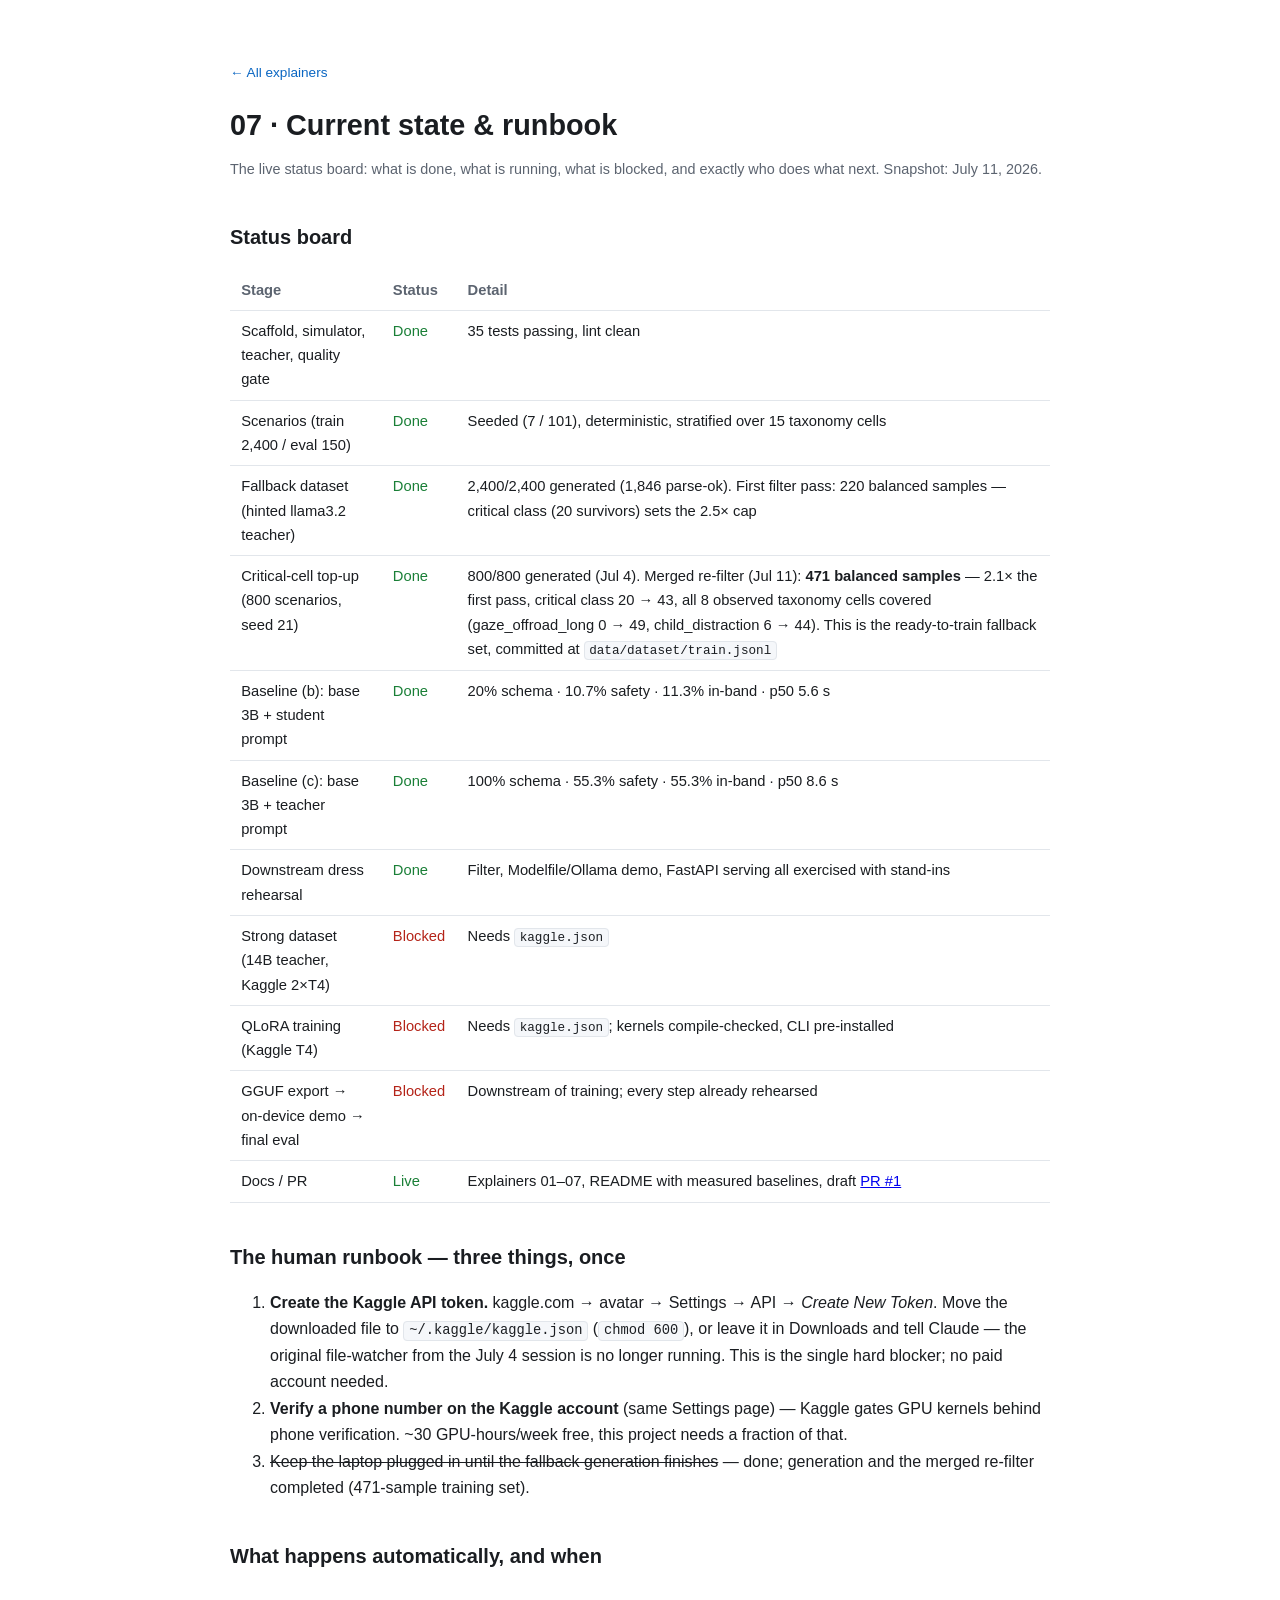
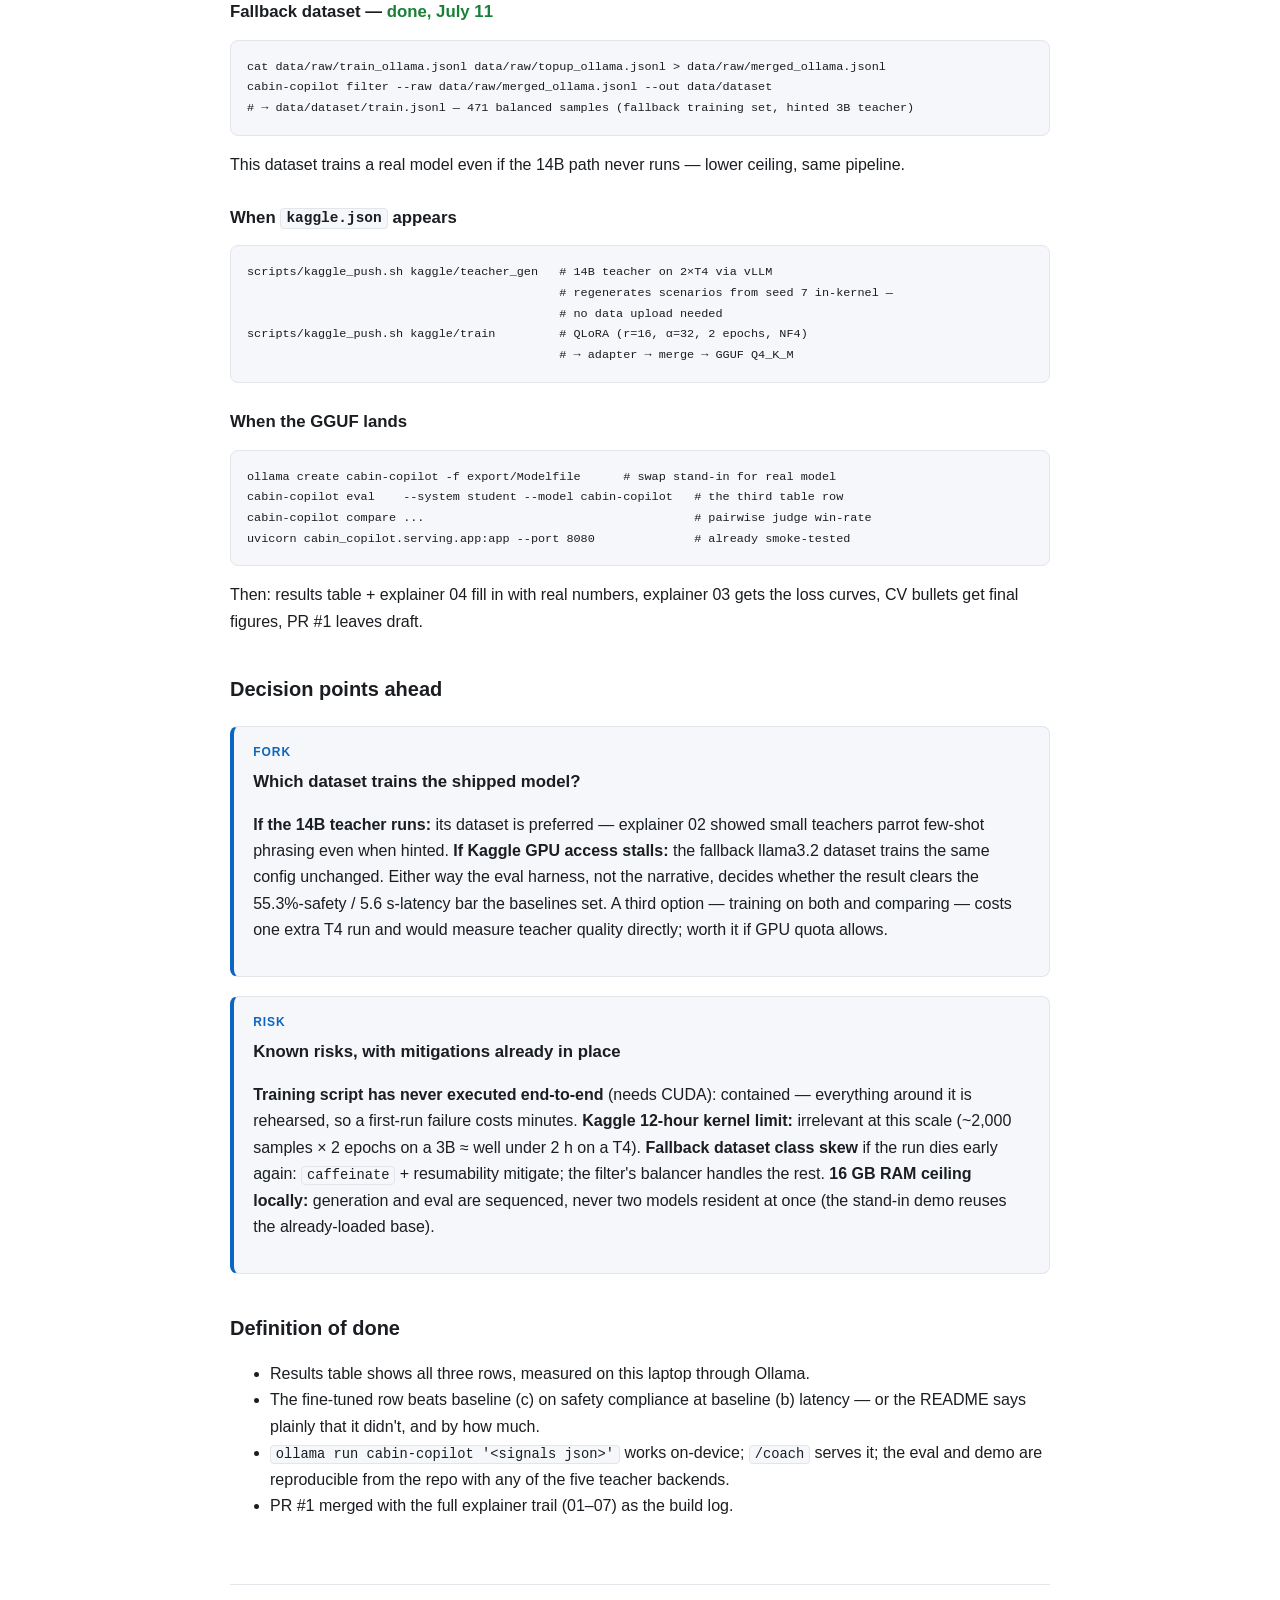
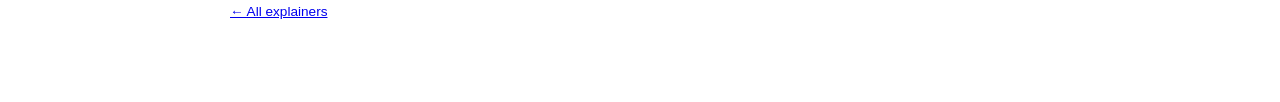
<file: docs/explainers/07-state-and-runbook.html>
<!doctype html>
<html lang="en">
<head>
<meta charset="utf-8">
<meta name="viewport" content="width=device-width, initial-scale=1">
<title>07 · State &amp; runbook — CabinCopilot-SLM</title>
<link rel="stylesheet" href="style.css">
</head>
<body>
<main>
  <p class="crumb"><a href="index.html">← All explainers</a></p>
  <h1>07 · Current state &amp; runbook</h1>
  <p class="meta">The live status board: what is done, what is running, what is blocked,
  and exactly who does what next. Snapshot: July 11, 2026.</p>

  <h2>Status board</h2>
  <table>
    <tr><th>Stage</th><th>Status</th><th>Detail</th></tr>
    <tr><td>Scaffold, simulator, teacher, quality gate</td><td class="good">Done</td>
        <td>35 tests passing, lint clean</td></tr>
    <tr><td>Scenarios (train 2,400 / eval 150)</td><td class="good">Done</td>
        <td>Seeded (7 / 101), deterministic, stratified over 15 taxonomy cells</td></tr>
    <tr><td>Fallback dataset (hinted llama3.2 teacher)</td><td class="good">Done</td>
        <td>2,400/2,400 generated (1,846 parse-ok). First filter pass: 220 balanced samples —
        critical class (20 survivors) sets the 2.5× cap</td></tr>
    <tr><td>Critical-cell top-up (800 scenarios, seed 21)</td><td class="good">Done</td>
        <td>800/800 generated (Jul 4). Merged re-filter (Jul 11): <strong>471 balanced
        samples</strong> — 2.1× the first pass, critical class 20 → 43, all 8 observed
        taxonomy cells covered (gaze_offroad_long 0 → 49, child_distraction 6 → 44).
        This is the ready-to-train fallback set, committed at
        <code>data/dataset/train.jsonl</code></td></tr>
    <tr><td>Baseline (b): base 3B + student prompt</td><td class="good">Done</td>
        <td>20% schema · 10.7% safety · 11.3% in-band · p50 5.6 s</td></tr>
    <tr><td>Baseline (c): base 3B + teacher prompt</td><td class="good">Done</td>
        <td>100% schema · 55.3% safety · 55.3% in-band · p50 8.6 s</td></tr>
    <tr><td>Downstream dress rehearsal</td><td class="good">Done</td>
        <td>Filter, Modelfile/Ollama demo, FastAPI serving all exercised with stand-ins</td></tr>
    <tr><td>Strong dataset (14B teacher, Kaggle 2×T4)</td><td class="bad">Blocked</td>
        <td>Needs <code>kaggle.json</code></td></tr>
    <tr><td>QLoRA training (Kaggle T4)</td><td class="bad">Blocked</td>
        <td>Needs <code>kaggle.json</code>; kernels compile-checked, CLI pre-installed</td></tr>
    <tr><td>GGUF export → on-device demo → final eval</td><td class="bad">Blocked</td>
        <td>Downstream of training; every step already rehearsed</td></tr>
    <tr><td>Docs / PR</td><td class="good">Live</td>
        <td>Explainers 01–07, README with measured baselines, draft
        <a href="https://github.com/gauricollab09/cabin-copilot-slm/pull/1">PR #1</a></td></tr>
  </table>

  <h2>The human runbook — three things, once</h2>
  <ol>
    <li><strong>Create the Kaggle API token.</strong> kaggle.com → avatar → Settings →
    API → <em>Create New Token</em>. Move the downloaded file to
    <code>~/.kaggle/kaggle.json</code> (<code>chmod 600</code>), or leave it in Downloads
    and tell Claude — the original file-watcher from the July 4 session is no longer
    running. This is the single hard blocker; no paid account needed.</li>
    <li><strong>Verify a phone number on the Kaggle account</strong> (same Settings
    page) — Kaggle gates GPU kernels behind phone verification. ~30 GPU-hours/week free,
    this project needs a fraction of that.</li>
    <li><del>Keep the laptop plugged in until the fallback generation finishes</del> —
    done; generation and the merged re-filter completed (471-sample training set).</li>
  </ol>

  <h2>What happens automatically, and when</h2>

  <h3>Fallback dataset — <span class="good">done, July 11</span></h3>
  <pre><code>cat data/raw/train_ollama.jsonl data/raw/topup_ollama.jsonl &gt; data/raw/merged_ollama.jsonl
cabin-copilot filter --raw data/raw/merged_ollama.jsonl --out data/dataset
# → data/dataset/train.jsonl — 471 balanced samples (fallback training set, hinted 3B teacher)</code></pre>
  <p>This dataset trains a real model even if the 14B path never runs — lower ceiling,
  same pipeline.</p>

  <h3>When <code>kaggle.json</code> appears</h3>
  <pre><code>scripts/kaggle_push.sh kaggle/teacher_gen   # 14B teacher on 2×T4 via vLLM
                                            # regenerates scenarios from seed 7 in-kernel —
                                            # no data upload needed
scripts/kaggle_push.sh kaggle/train         # QLoRA (r=16, α=32, 2 epochs, NF4)
                                            # → adapter → merge → GGUF Q4_K_M</code></pre>

  <h3>When the GGUF lands</h3>
  <pre><code>ollama create cabin-copilot -f export/Modelfile      # swap stand-in for real model
cabin-copilot eval    --system student --model cabin-copilot   # the third table row
cabin-copilot compare ...                                      # pairwise judge win-rate
uvicorn cabin_copilot.serving.app:app --port 8080              # already smoke-tested</code></pre>
  <p>Then: results table + explainer 04 fill in with real numbers, explainer 03 gets the
  loss curves, CV bullets get final figures, PR #1 leaves draft.</p>

  <h2>Decision points ahead</h2>
  <div class="decision">
    <div class="label">Fork</div>
    <h3>Which dataset trains the shipped model?</h3>
    <p><strong>If the 14B teacher runs:</strong> its dataset is preferred — explainer 02
    showed small teachers parrot few-shot phrasing even when hinted.
    <strong>If Kaggle GPU access stalls:</strong> the fallback llama3.2 dataset trains
    the same config unchanged. Either way the eval harness, not the narrative, decides
    whether the result clears the 55.3%-safety / 5.6 s-latency bar the baselines set.
    A third option — training on both and comparing — costs one extra T4 run and would
    measure teacher quality directly; worth it if GPU quota allows.</p>
  </div>

  <div class="decision">
    <div class="label">Risk</div>
    <h3>Known risks, with mitigations already in place</h3>
    <p><strong>Training script has never executed end-to-end</strong> (needs CUDA):
    contained — everything around it is rehearsed, so a first-run failure costs minutes.
    <strong>Kaggle 12-hour kernel limit:</strong> irrelevant at this scale (~2,000
    samples × 2 epochs on a 3B ≈ well under 2 h on a T4).
    <strong>Fallback dataset class skew</strong> if the run dies early again:
    <code>caffeinate</code> + resumability mitigate; the filter's balancer handles the
    rest.
    <strong>16 GB RAM ceiling locally:</strong> generation and eval are sequenced, never
    two models resident at once (the stand-in demo reuses the already-loaded base).</p>
  </div>

  <h2>Definition of done</h2>
  <ul>
    <li>Results table shows all three rows, measured on this laptop through Ollama.</li>
    <li>The fine-tuned row beats baseline (c) on safety compliance at baseline (b)
    latency — or the README says plainly that it didn't, and by how much.</li>
    <li><code>ollama run cabin-copilot '&lt;signals json&gt;'</code> works on-device;
    <code>/coach</code> serves it; the eval and demo are reproducible from the repo with
    any of the five teacher backends.</li>
    <li>PR #1 merged with the full explainer trail (01–07) as the build log.</li>
  </ul>

  <footer><a href="index.html">← All explainers</a></footer>
</main>
</body>
</html>
</file>
<file: docs/explainers/style.css>
:root {
  --bg: #ffffff; --fg: #1a1d21; --muted: #5c6470; --accent: #0a66c2;
  --card: #f5f7fa; --border: #e2e6eb; --good: #1a7f37; --bad: #b42318; --warn: #b54708;
}
@media (prefers-color-scheme: dark) {
  :root { --bg: #14171a; --fg: #e8eaed; --muted: #9aa3ad; --accent: #6cb2ff;
          --card: #1d2126; --border: #2c323a; --good: #4ade80; --bad: #f87171; --warn: #fbbf24; }
}
* { box-sizing: border-box; }
body { margin: 0; background: var(--bg); color: var(--fg);
  font: 16px/1.65 -apple-system, BlinkMacSystemFont, "Segoe UI", Roboto, sans-serif; }
main { max-width: 860px; margin: 0 auto; padding: 3rem 1.25rem 5rem; }
h1 { font-size: 1.8rem; line-height: 1.25; margin: 0 0 .3rem; }
h2 { font-size: 1.25rem; margin: 2.4rem 0 .6rem; }
h3 { font-size: 1.05rem; margin: 1.6rem 0 .4rem; }
p, li { color: var(--fg); }
.meta { color: var(--muted); font-size: .9rem; margin-bottom: 2rem; }
.crumb { font-size: .85rem; margin-bottom: 1.5rem; }
.crumb a { color: var(--accent); text-decoration: none; }
.decision { background: var(--card); border: 1px solid var(--border); border-left: 4px solid var(--accent);
  border-radius: 8px; padding: 1rem 1.2rem; margin: 1.2rem 0; }
.decision .label { font-size: .75rem; font-weight: 700; letter-spacing: .08em;
  text-transform: uppercase; color: var(--accent); margin-bottom: .35rem; }
.decision h3 { margin: 0 0 .4rem; }
.rejected { color: var(--muted); }
.rejected strong { color: var(--fg); }
code, pre { font-family: ui-monospace, SFMono-Regular, Menlo, monospace; font-size: .86em; }
code { background: var(--card); border: 1px solid var(--border); border-radius: 4px; padding: .1em .35em; }
pre { background: var(--card); border: 1px solid var(--border); border-radius: 8px;
  padding: 1rem; overflow-x: auto; line-height: 1.5; }
pre code { background: none; border: none; padding: 0; }
table { border-collapse: collapse; width: 100%; margin: 1rem 0; font-size: .92rem; }
th, td { text-align: left; padding: .5rem .7rem; border-bottom: 1px solid var(--border); vertical-align: top; }
th { color: var(--muted); font-weight: 600; }
.good { color: var(--good); } .bad { color: var(--bad); } .warn { color: var(--warn); }
.pill { display: inline-block; font-size: .75rem; font-weight: 600; border-radius: 999px;
  padding: .1rem .6rem; border: 1px solid var(--border); background: var(--card); margin-right: .4rem; }
footer { margin-top: 4rem; color: var(--muted); font-size: .85rem; border-top: 1px solid var(--border); padding-top: 1rem; }
</file>
